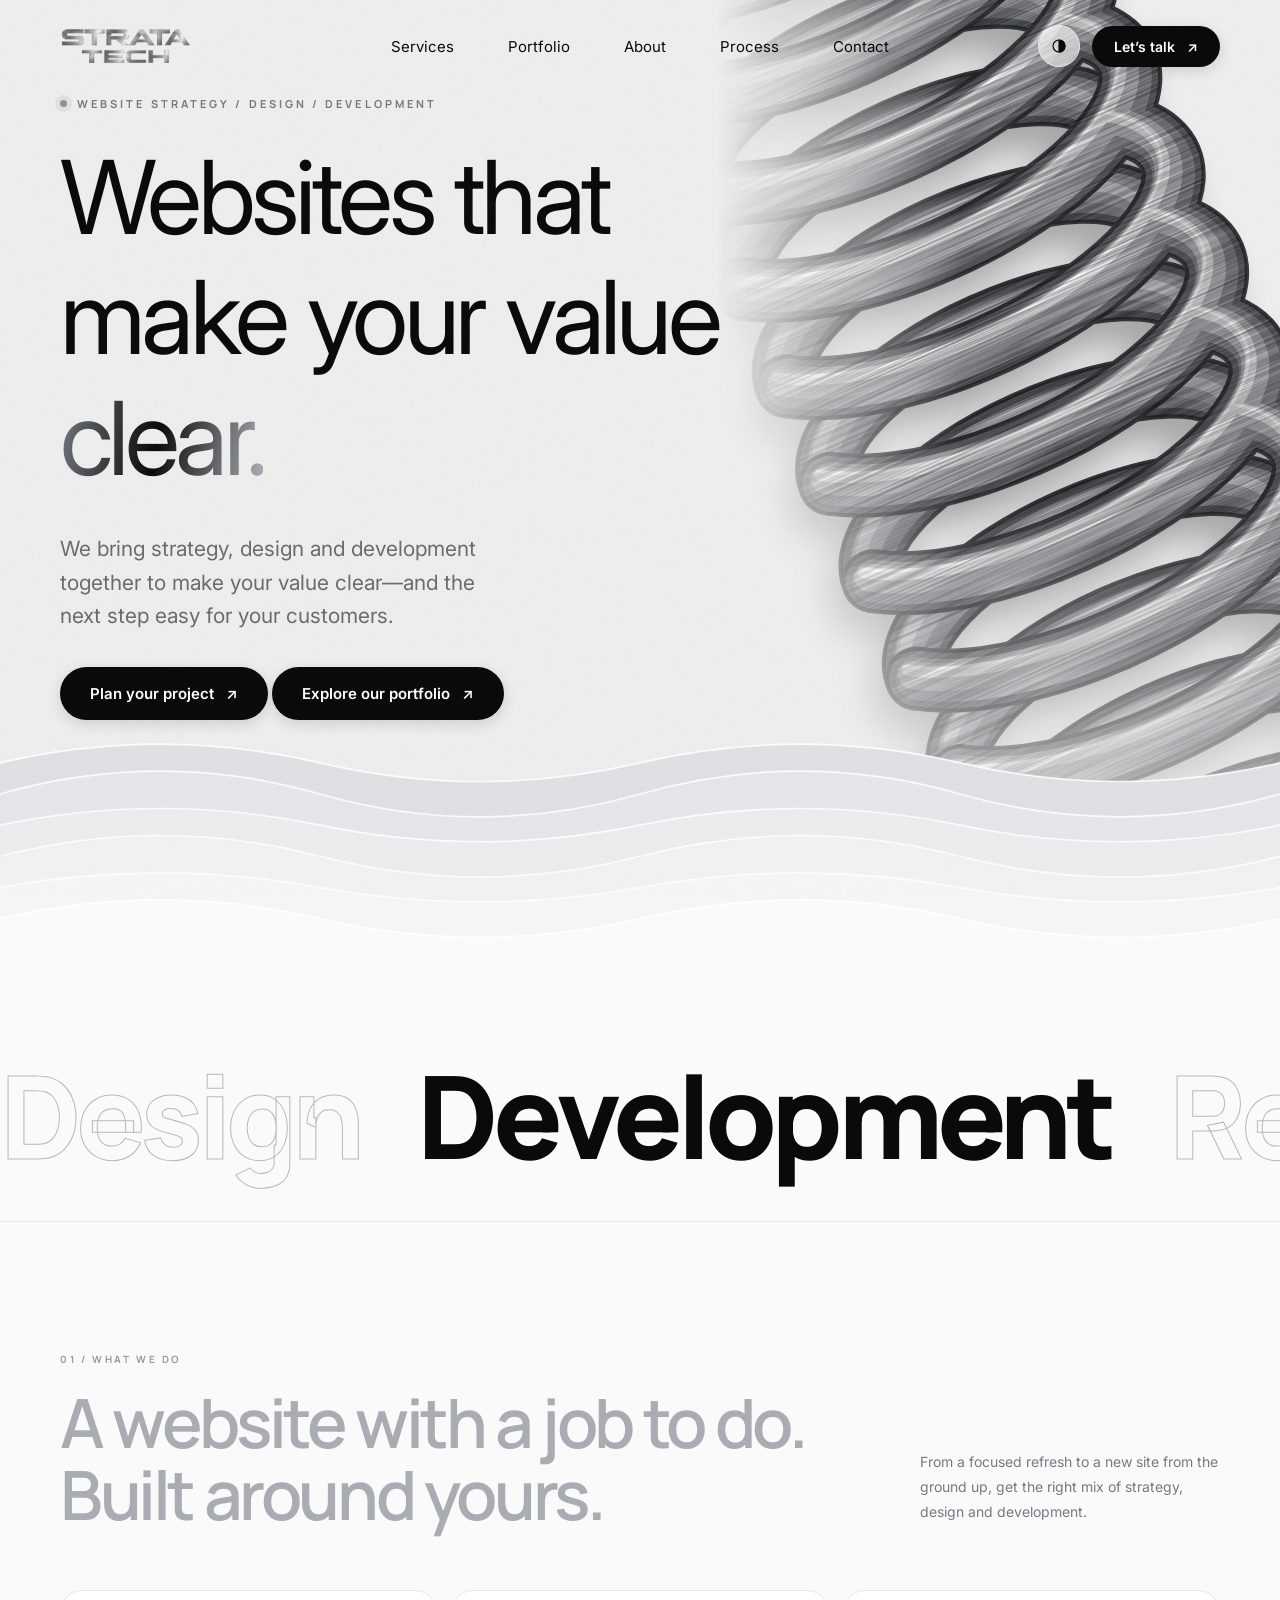
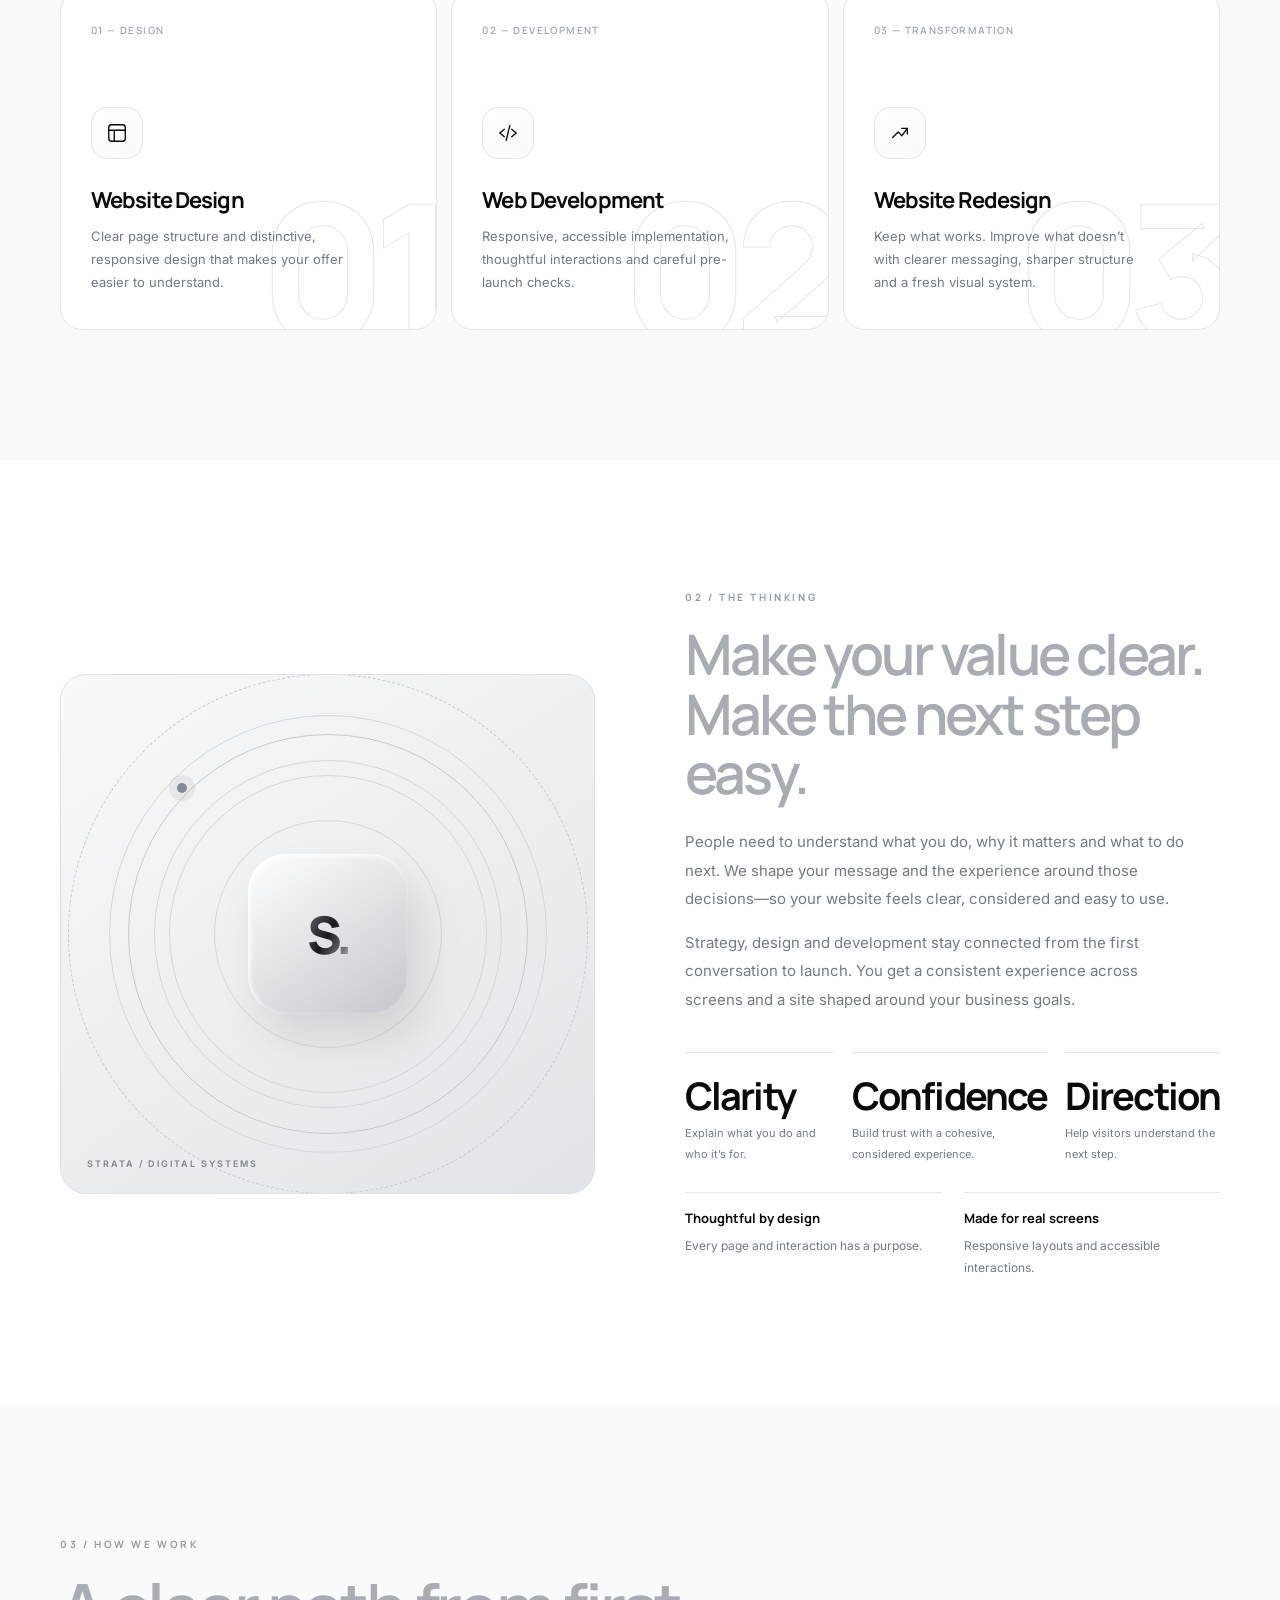
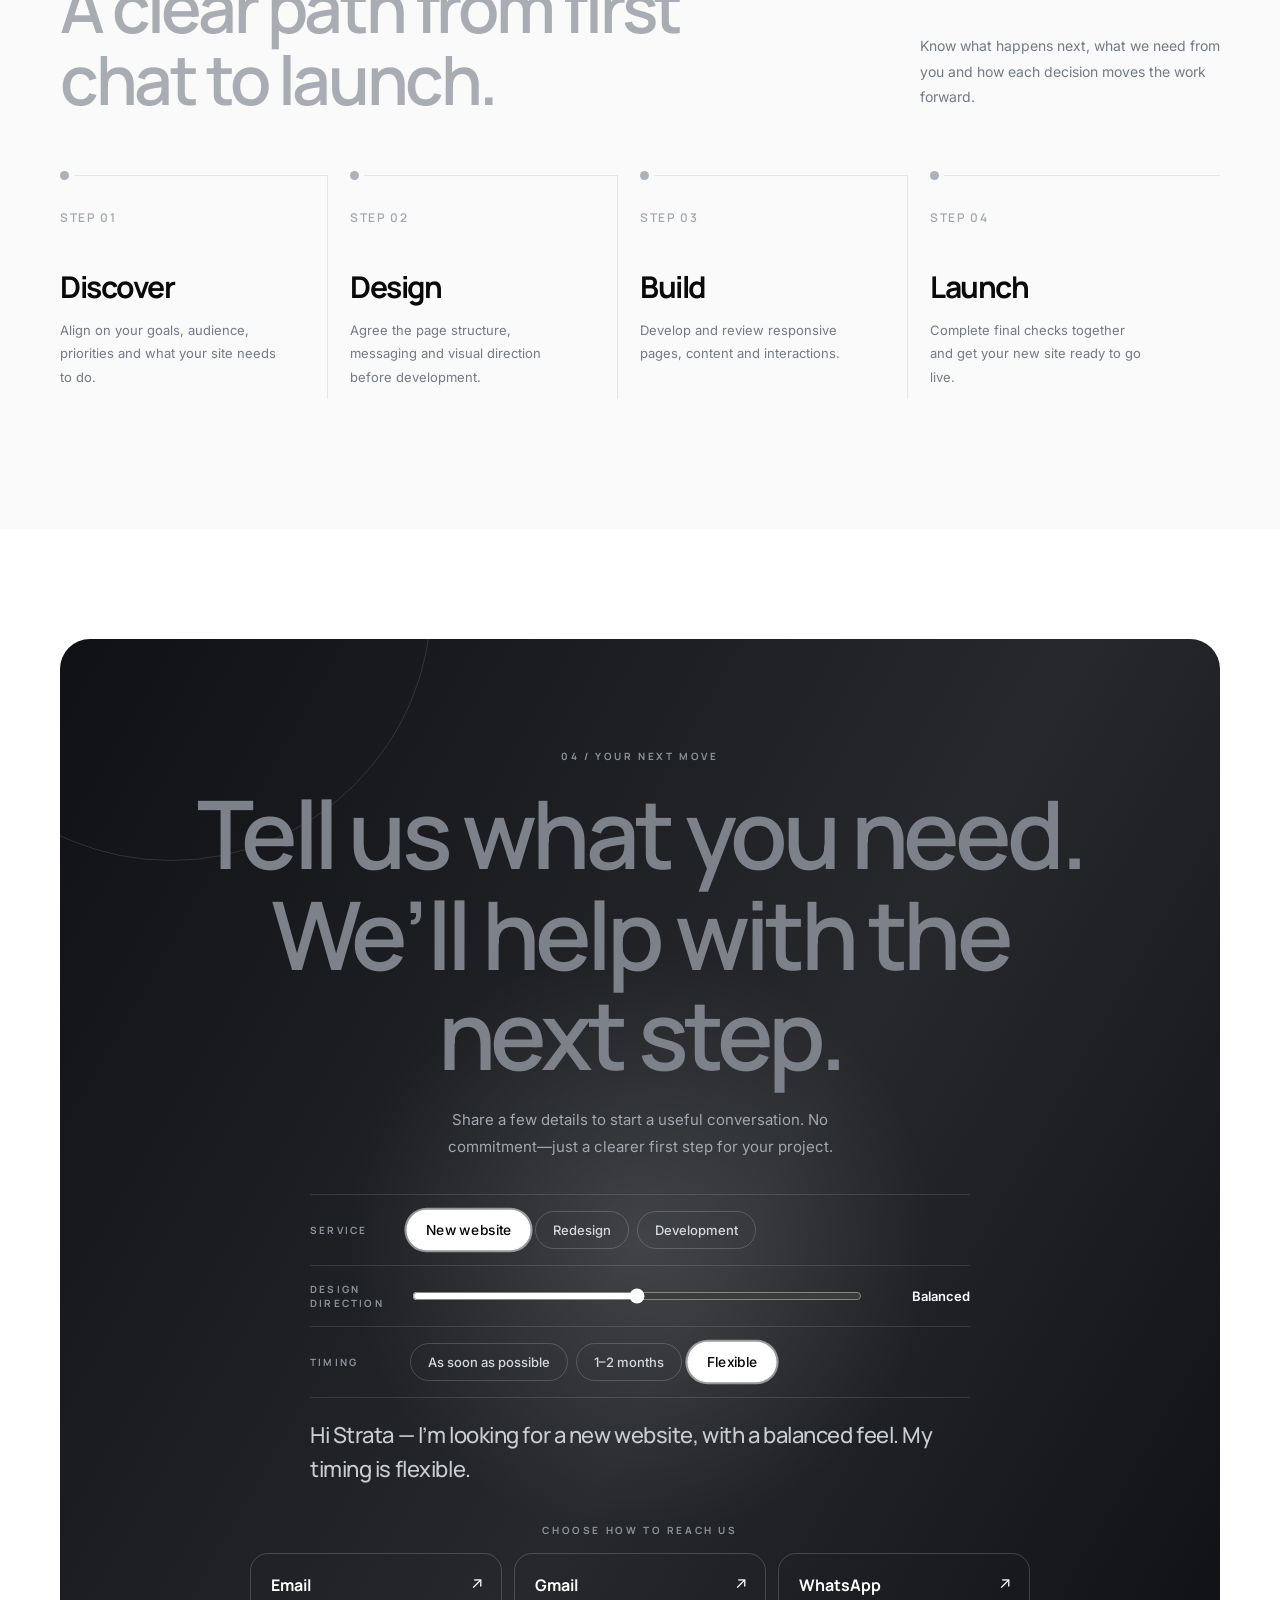
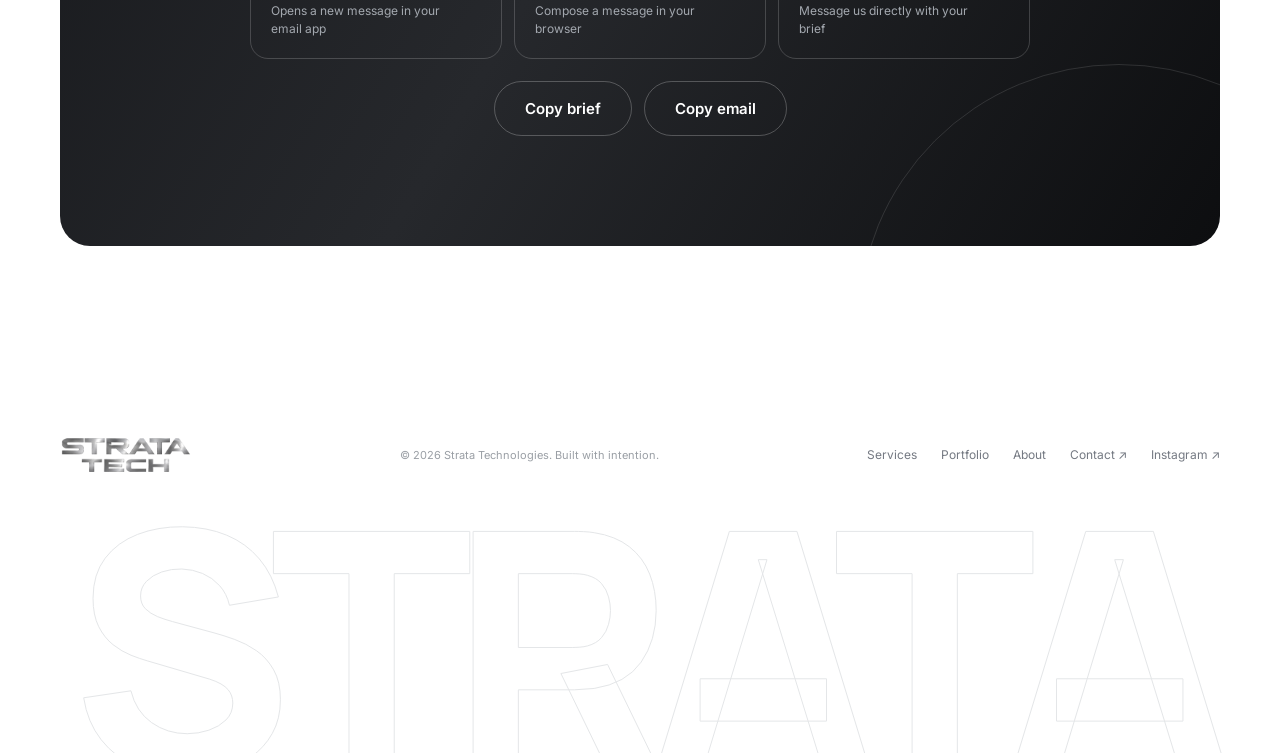
<file: index.html>
<!doctype html>
<html lang="en">
<head>
<meta charset="utf-8">
<meta name="viewport" content="width=device-width, initial-scale=1, viewport-fit=cover">
<meta name="theme-color" content="#ededed">
<link rel="icon" type="image/png" sizes="192x192" href="/icons/strata-icon-192.png">
<link rel="apple-touch-icon" sizes="180x180" href="/icons/strata-apple-touch-icon.png">
<link rel="manifest" href="manifest.json">
<meta name="description" content="Strata Technologies brings website strategy, design and development together to make your value clear and the next step easy.">
<meta name="robots" content="index, follow">
<link rel="canonical" href="https://stratatechnologies.net/">
<title>Strata Technologies — Websites that make your value clear</title>
<meta property="og:title" content="Strata Technologies — Websites that make your value clear">
<meta property="og:description" content="Strata Technologies brings website strategy, design and development together to make your value clear and the next step easy.">
<meta property="og:type" content="website">
<meta property="og:url" content="https://stratatechnologies.net/">
<script type="application/ld+json">
{
  "@context": "https://schema.org",
  "@graph": [
    {
      "@type": "Organization",
      "name": "Strata Technologies",
      "url": "https://stratatechnologies.net/",
      "logo": "https://stratatechnologies.net/icons/strata-icon-192.png",
      "sameAs": ["https://www.instagram.com/_stratatechnologies/"]
    },
    {
      "@type": "WebSite",
      "name": "Strata Technologies",
      "url": "https://stratatechnologies.net/"
    }
  ]
}
</script>
<link rel="preconnect" href="https://fonts.googleapis.com"><link rel="preconnect" href="https://fonts.gstatic.com" crossorigin>
<link href="https://fonts.googleapis.com/css2?family=Inter:wght@400;500;600&family=Manrope:wght@400;500;600;700;800&display=swap" rel="stylesheet">
<script>try{var savedTheme=localStorage.getItem('strata-theme');if(savedTheme)document.documentElement.setAttribute('data-theme',savedTheme)}catch(e){}</script>
<style>
:root{--bg:#fff;--bg2:#fafafa;--hero:#ededed;--ink:#0a0a0a;--muted:#747982;--line:#e4e6e8;--card:#fff;--silver:#aeb2b8;--ease:cubic-bezier(.2,.75,.25,1);--spring:cubic-bezier(.34,1.56,.64,1);box-sizing:border-box;padding-top:env(safe-area-inset-top,0px);padding-bottom:env(safe-area-inset-bottom,0px);color-scheme:light}
@media(prefers-color-scheme:dark){:root:not([data-theme="light"]){--bg:#0d0e10;--bg2:#121316;--hero:#16171a;--ink:#f1f2f3;--muted:#8d929a;--line:#26282c;--card:#16181b;color-scheme:dark}:root:not([data-theme="light"]) .strata-band{filter:invert(.9)}:root:not([data-theme="light"]) .logo-link img{filter:invert(1);mix-blend-mode:screen}}
:root[data-theme="dark"]{--bg:#0d0e10;--bg2:#121316;--hero:#16171a;--ink:#f1f2f3;--muted:#8d929a;--line:#26282c;--card:#16181b;color-scheme:dark}
*{box-sizing:border-box}html{scroll-behavior:smooth;scroll-padding-top:env(safe-area-inset-top,0px)}
body{margin:0;background:var(--bg);color:var(--ink);font-family:Inter,sans-serif;overflow-x:hidden;-webkit-font-smoothing:antialiased}
a{color:inherit;text-decoration:none}.wrap{width:min(1160px,calc(100% - 48px));margin:auto}
body.lock{overflow:hidden}
/* preloader */
.pre{position:fixed;inset:0;z-index:100;background:var(--hero);display:grid;place-items:center;transition:transform .55s var(--ease) .1s;clip-path:inset(0)}
.pre.done{transform:translateY(-101%)}
.pre-in{width:min(640px,82vw);text-align:center;position:relative}
.pre-in img{width:100%;height:auto;display:block;mix-blend-mode:multiply;animation:preIn .65s var(--ease) both}
.pre-in:before{content:"";position:absolute;left:0;right:0;top:0;bottom:44px;background:linear-gradient(100deg,transparent 38%,rgba(255,255,255,.9) 50%,transparent 62%);background-size:260% 100%;background-position:160% 0;animation:sweep 1.5s ease-in-out .7s forwards;z-index:1;pointer-events:none}
@keyframes preIn{from{opacity:0;transform:translateY(20px) scale(.96);filter:blur(10px)}to{opacity:1;transform:none;filter:blur(0)}}
@keyframes sweep{to{background-position:-60% 0}}
.pre small{display:block;font:600 11px Inter;letter-spacing:.35em;color:#7d838b;margin-top:30px}
.pre i{position:absolute;left:0;bottom:0;height:3px;background:var(--ink);width:0;transition:width .2s}
@keyframes preInD{from{opacity:0;transform:translateY(20px) scale(.96);filter:invert(1) blur(10px)}to{opacity:1;transform:none;filter:invert(1) blur(0)}}
@media(prefers-color-scheme:dark){:root:not([data-theme="light"]) .pre-in img{animation-name:preInD;mix-blend-mode:screen}}
:root[data-theme="dark"] .pre-in img{animation-name:preInD;mix-blend-mode:screen}
/* progress + cursor */
.prog{position:fixed;top:0;left:0;height:2px;width:100%;transform:scaleX(0);transform-origin:left;background:var(--ink);z-index:60}
.cur{position:fixed;left:0;top:0;width:12px;height:12px;border-radius:50%;background:#fff;mix-blend-mode:difference;pointer-events:none;z-index:120;transform:translate(-50%,-50%);transition:width .35s var(--spring),height .35s var(--spring);display:none}
.cur.on{display:block}.cur.big{width:74px;height:74px}.cur{opacity:0}.cur.m{opacity:1}html.cc,html.cc *{cursor:none!important}
.cur b{position:absolute;inset:0;display:grid;place-items:center;font:700 9px Inter;letter-spacing:.15em;color:#000;opacity:0}
.grain{position:fixed;inset:0;pointer-events:none;z-index:50;opacity:.13;background-image:url("data:image/svg+xml,%3Csvg viewBox='0 0 180 180' xmlns='http://www.w3.org/2000/svg'%3E%3Cfilter id='n'%3E%3CfeTurbulence type='fractalNoise' baseFrequency='.9' numOctaves='3' stitchTiles='stitch'/%3E%3C/filter%3E%3Crect width='100%25' height='100%25' filter='url(%23n)' opacity='.12'/%3E%3C/svg%3E")}
/* header */
header{position:fixed;top:0;left:0;width:100%;height:92px;z-index:70;display:flex;align-items:center;padding-top:env(safe-area-inset-top,0px);transition:background .4s,height .4s,backdrop-filter .4s,transform .5s var(--ease)}
header.s{height:68px}header.h{transform:translateY(-100%)}
.nav{display:flex;align-items:center;justify-content:space-between}.logo-link img{height:38px;width:auto;display:block;transition:transform .5s var(--spring)}.logo-link:hover img{transform:scale(1.06)}
.links{position:absolute;left:50%;transform:translateX(-50%);display:flex;gap:34px;font-size:15px}
.links a,.foot a{position:relative}.links a{display:inline-flex;align-items:center;padding:8px 10px;border-radius:100px;transition:background .3s var(--ease),color .3s var(--ease)}.links a:hover{background:var(--ink);color:var(--bg)}.links a:after,.foot a:after{content:"";position:absolute;left:0;bottom:-4px;height:1px;width:100%;background:currentColor;transform:scaleX(0);transform-origin:left;transition:transform .35s var(--ease)}.links a:hover:after{transform:scaleX(0)}.foot a:hover:after{transform:scaleX(1)}
.btn{display:inline-flex;align-items:center;gap:12px;border-radius:100px;background:var(--ink);color:var(--bg);padding:17px 30px;font:600 15px Inter;position:relative;overflow:hidden;isolation:isolate;box-shadow:0 4px 14px #00000022;transition:transform .35s var(--spring),box-shadow .3s}
.btn:after{content:"";position:absolute;top:0;left:-70%;width:45%;height:100%;background:linear-gradient(100deg,transparent,rgba(255,255,255,.38),transparent);transform:skewX(-20deg);animation:shine 4.5s ease-in-out infinite}
@keyframes shine{0%,62%{left:-70%}100%{left:135%}}
.btn:hover{box-shadow:0 18px 32px #00000033}.btn span{transition:transform .3s}.btn:hover span{transform:translate(3px,-3px)}.btn.sm{padding:12px 22px;font-size:14px}
/* hero */
.hero{min-height:680px;height:100svh;background:var(--hero);position:relative;overflow:hidden;display:flex;align-items:center;padding-bottom:110px}
.hero-content{position:relative;z-index:2;padding-top:70px}
.eyebrow{display:flex;align-items:center;gap:10px;font:700 11px Manrope;letter-spacing:.28em;text-transform:uppercase;color:var(--muted);margin-bottom:26px}.eyebrow i{width:7px;height:7px;border-radius:50%;background:#8b929a;box-shadow:0 0 0 5px #8b929a22;animation:pulse 2.4s infinite}@keyframes pulse{50%{box-shadow:0 0 0 11px #8b929a00}}
.hero h1{font:400 clamp(46px,8.4vw,102px)/1.1 Inter;letter-spacing:-.045em;margin:0 0 30px}
.hero h1 .ln{display:block;overflow:hidden;padding-bottom:.08em}.hero h1 .wd{display:inline-block;opacity:0;transform:translateY(110%) rotate(5deg) scale(.96);transition:transform .9s cubic-bezier(.16,1,.3,1),opacity .45s ease-out}.go .hero h1 .wd{opacity:1;transform:translateY(0) rotate(0) scale(1);transition-delay:calc(var(--i)*.06s)}
.hero h1 em{font-style:normal;background:linear-gradient(100deg,#777d85,var(--ink) 48%,#aeb3ba);-webkit-background-clip:text;background-clip:text;color:transparent}
.hero-copy{font-size:clamp(16px,1.8vw,21px);color:#6b6b6b;margin:0 0 34px;max-width:460px;line-height:1.6;opacity:0;transform:translateY(20px);transition:all 1s var(--ease) .9s}.go .hero-copy,.go .hero .btn-w{opacity:1;transform:none}.btn-w{opacity:0;transform:translateY(20px);transition:all 1s var(--ease) 1.1s;display:inline-block}
.ribbon{position:absolute;right:-6%;top:-6%;height:112%;width:min(52vw,640px);z-index:1;pointer-events:none;-webkit-mask-image:linear-gradient(to right,transparent 0,#000 38%),linear-gradient(to bottom,#000 55%,transparent 100%);-webkit-mask-composite:source-in;mask-image:linear-gradient(to right,transparent 0,#000 38%),linear-gradient(to bottom,#000 55%,transparent 100%);mask-composite:intersect;will-change:transform}.ribbon svg{width:100%;height:100%;display:block;overflow:visible}
.spin{animation:spinCoil 6s linear infinite}@keyframes spinCoil{to{transform:translateY(100px)}}
.meta{position:absolute;z-index:2;bottom:90px;left:max(24px,calc((100% - 1160px)/2));right:max(24px,calc((100% - 1160px)/2));display:flex;justify-content:space-between;font:600 10px Inter;letter-spacing:.22em;text-transform:uppercase;color:var(--muted)}.meta i{display:inline-block;width:1px;height:26px;background:linear-gradient(var(--muted),transparent);vertical-align:middle;margin-right:12px;animation:cue 1.6s infinite}@keyframes cue{50%{transform:scaleY(.4);transform-origin:top}}
.strata-band{line-height:0;overflow:hidden;position:relative;z-index:3;margin-top:-90px;pointer-events:none}.strata-band svg{display:block;width:100%;height:270px}.sl{animation:slideL 30s linear infinite}@keyframes slideL{to{transform:translateX(600px)}}
/* marquee */
.mq{overflow:hidden;padding:48px 0;background:var(--bg2);border-bottom:1px solid var(--line)}.mq-t{display:flex;width:max-content;animation:mq 36s linear infinite}.mq:hover .mq-t{animation-play-state:paused}
.mq-t span{font:800 clamp(54px,9vw,120px)/1 Manrope;letter-spacing:-.05em;padding-right:.5em;color:transparent;-webkit-text-stroke:1px #b4b8be;white-space:nowrap;transition:color .4s}.mq-t span:nth-child(even){color:var(--ink);-webkit-text-stroke:0}.mq-t span:hover{color:#9a9ea5}
@keyframes mq{to{transform:translateX(-50%)}}
/* sections */
section{padding:130px 0;position:relative}.top{display:flex;justify-content:space-between;align-items:end;gap:30px;margin-bottom:60px}
.kicker{font:700 10px Manrope;letter-spacing:.26em;text-transform:uppercase;color:#969ba2;margin-bottom:20px}
.title{font:600 clamp(36px,5.6vw,68px)/1.06 Manrope;letter-spacing:-.05em;margin:0;max-width:760px}.title span{color:#a9adb3}
.sw .wd{display:inline-block;opacity:0;transform:translateY(.7em);filter:blur(8px);transition:all .9s var(--ease);transition-delay:calc(var(--i)*.06s)}.sw.in .wd{opacity:1;transform:none;filter:none}
.intro{max-width:300px;color:var(--muted);font-size:14px;line-height:1.8;margin:0 0 6px}
.rv{opacity:0;transform:translateY(34px);transition:opacity .9s var(--ease),transform .9s var(--ease)}.rv.in{opacity:1;transform:none}.d1{transition-delay:.12s}.d2{transition-delay:.24s}.d3{transition-delay:.36s}
/* services */
.services{background:var(--bg2)}.grid{display:grid;grid-template-columns:repeat(3,1fr);gap:14px}
.card{background:var(--card);border:1px solid var(--line);border-radius:22px;padding:32px 30px 36px;min-height:340px;position:relative;overflow:hidden;display:flex;flex-direction:column;transform-style:preserve-3d;transition:box-shadow .5s,border-color .5s,opacity .9s var(--ease)}
.card:before{content:"";position:absolute;inset:0;background:radial-gradient(380px circle at var(--mx,50%) var(--my,0%),#c9cdd355,transparent 60%);opacity:0;transition:opacity .4s}.card:hover:before{opacity:1}.card:hover{box-shadow:0 30px 60px #11111114;border-color:#c9ccd1}
.card .big{position:absolute;right:-6px;bottom:-34px;font:800 190px/1 Manrope;letter-spacing:-.08em;color:transparent;-webkit-text-stroke:1px var(--line);transition:transform .7s var(--ease),-webkit-text-stroke-color .4s}.card:hover .big{transform:translate(-12px,-14px);-webkit-text-stroke-color:#b9bdc3}
.num{font:600 10px Manrope;letter-spacing:.14em;color:#a2a7ad;position:relative}
.ic{width:52px;height:52px;border:1px solid var(--line);border-radius:16px;display:grid;place-items:center;margin:auto 0 26px;background:linear-gradient(145deg,var(--card),var(--bg2));transition:transform .55s var(--spring)}.card:hover .ic{transform:rotate(-12deg) scale(1.15)}
.ic svg{width:22px;height:22px;stroke:currentColor;fill:none;stroke-width:1.5;stroke-linecap:round;stroke-linejoin:round}
.card h3{font:700 22px Manrope;letter-spacing:-.04em;margin:0 0 10px;position:relative}.card p{color:var(--muted);font-size:13px;line-height:1.75;margin:0;max-width:270px;position:relative}
/* about */
.about{display:grid;grid-template-columns:1fr 1fr;gap:90px;align-items:center}
.panel{height:520px;border-radius:26px;background:linear-gradient(145deg,#f9f9f9,#e1e4e8);border:1px solid #e0e2e5;position:relative;overflow:hidden;display:grid;place-items:center;touch-action:pan-y}
.orbit{position:absolute;border:1px solid #c5c9cf;border-radius:50%;width:400px;height:400px;animation:rot 28s linear infinite}.orbit:before,.orbit:after{content:"";position:absolute;border:1px solid #d3d6db;border-radius:50%;inset:40px}.orbit:after{inset:85px}.orbit.o2{width:520px;height:520px;animation-duration:44s;animation-direction:reverse;border-style:dashed}
.orbit i{position:absolute;width:10px;height:10px;border-radius:50%;background:#858b93;top:48px;left:48px;box-shadow:0 0 0 8px #858b9320}@keyframes rot{to{transform:rotate(360deg)}}
.core{width:160px;height:160px;border-radius:38px;background:linear-gradient(145deg,#fff,#c3c7cd);box-shadow:14px 24px 44px #0000001c,inset 2px 2px 5px #fff;display:grid;place-items:center;animation:fl 5s ease-in-out infinite;will-change:transform}
.core strong{font:800 52px Manrope;letter-spacing:-.08em;background:linear-gradient(120deg,#737981,#16191d,#b8bdc3);-webkit-background-clip:text;background-clip:text;color:transparent}@keyframes fl{50%{translate:0 -14px}}
.plabel{position:absolute;bottom:24px;left:26px;font:600 9px Inter;letter-spacing:.22em;text-transform:uppercase;color:#7d838b}
.copy>p{font-size:15px;line-height:1.9;color:var(--muted);max-width:500px}.copy .title{margin-bottom:26px;font-size:clamp(34px,4.6vw,56px)}
.stats{display:grid;grid-template-columns:repeat(3,1fr);gap:18px;margin-top:38px}.stat{border-top:1px solid var(--line);padding-top:16px}.stat b{font:700 38px Manrope;letter-spacing:-.05em;display:block}.stat small{color:var(--muted);font-size:11px;line-height:1.5}
.values{display:grid;grid-template-columns:1fr 1fr;gap:22px;margin-top:30px}.value{border-top:1px solid var(--line);padding-top:16px}.value b{font:700 13px Manrope;display:block;margin-bottom:7px}.value small{color:var(--muted);font-size:12px;line-height:1.6}
/* process */
.process{background:var(--bg2)}.pl{position:relative;display:grid;grid-template-columns:repeat(4,1fr)}
.pi{padding:30px 22px 10px 0;position:relative;transition:opacity .5s;border-top:1px solid var(--line)}.pi:after{content:"";position:absolute;top:-1px;left:0;width:calc(var(--step,0)*100%);height:2px;background:var(--ink);transition:width .12s linear}.pi:not(:last-child){border-right:1px solid var(--line);margin-right:22px}
.pi:before{content:"";position:absolute;top:-5px;left:0;width:9px;height:9px;border-radius:50%;background:var(--silver);box-shadow:0 0 0 5px var(--bg2);transition:background .4s,transform .4s var(--spring)}.pi.on:before{background:var(--ink);transform:scale(1.5)}
.pi .num{font-size:12px}.pi h3{font:700 30px Manrope;letter-spacing:-.05em;margin:40px 0 12px;transition:transform .5s var(--ease)}.pi:hover h3{transform:translateX(8px)}.pi p{font-size:13px;color:var(--muted);line-height:1.8;max-width:220px;margin:0}
/* cta */
.cta{padding:110px 0}.box{border-radius:30px;background:linear-gradient(120deg,#101114,#26282c 55%,#0d0e10);color:#fff;padding:110px 30px;text-align:center;position:relative;overflow:hidden}
.box:before,.box:after{content:"";position:absolute;border:1px solid #ffffff1f;border-radius:50%;width:520px;height:520px;top:-300px;left:-150px;animation:rot 40s linear infinite}.box:after{top:auto;left:auto;right:-160px;bottom:-340px}
.box .glow{position:absolute;width:520px;height:520px;border-radius:50%;background:radial-gradient(circle,#ffffff26,transparent 65%);left:var(--gx,50%);top:var(--gy,50%);transform:translate(-50%,-50%);pointer-events:none;transition:left .3s,top .3s}
.box>*{position:relative}.box .title{margin:0 auto 22px;max-width:900px;font-size:clamp(40px,7.4vw,96px)}.box .title span{color:#7d828a}.box .kicker{color:#8d929a}
.box p{font-size:15px;color:#a3a8af;margin:0 auto 34px;max-width:440px;line-height:1.8}.box .btn{background:#fff;color:#000}
footer{padding:80px 0 0;overflow:hidden}.frow{display:flex;justify-content:space-between;align-items:center;gap:20px;padding-bottom:40px;flex-wrap:wrap}.fc{font-size:11px;color:#9a9fa5}.foot{display:flex;gap:24px;font-size:12px;color:var(--muted)}
.wm{font:800 clamp(90px,26vw,380px)/.78 Manrope;letter-spacing:-.07em;text-align:center;color:transparent;-webkit-text-stroke:1px var(--line);white-space:nowrap;user-select:none;margin-bottom:-.06em;transition:-webkit-text-stroke-color .6s}.wm:hover{-webkit-text-stroke-color:#9a9ea5}
.nr{display:flex;align-items:center;gap:12px}.tg{width:42px;height:42px;border-radius:50%;border:1px solid var(--line);background:color-mix(in srgb,var(--bg) 60%,transparent);color:var(--ink);cursor:pointer;display:grid;place-items:center;transition:transform .6s var(--spring),border-color .3s}.tg:hover{transform:rotate(180deg);border-color:var(--ink)}.tg svg{width:18px;height:18px;stroke:currentColor;stroke-width:1.6;fill:none}
:root[data-theme="dark"] .strata-band{filter:invert(.9)}:root[data-theme="dark"] .logo-link img{filter:invert(1);mix-blend-mode:screen}
.rg{position:absolute;border:1px solid #8b929a;border-radius:50%;width:0;height:0;transform:translate(-50%,-50%);animation:rg 1.4s var(--ease) forwards;pointer-events:none;z-index:1}@keyframes rg{to{width:560px;height:560px;opacity:0}}
.box{--vib:.5}.box .glow{width:calc(360px + var(--vib)*560px);height:calc(360px + var(--vib)*560px);opacity:calc(.35 + var(--vib)*1.1)}
.bld{max-width:660px;margin:0 auto 36px;text-align:left;display:grid;gap:16px}.bld .row{display:flex;align-items:center;gap:14px;flex-wrap:wrap;border-top:1px solid #ffffff1f;padding-top:16px}.lb{font:700 10px Manrope;letter-spacing:.22em;text-transform:uppercase;color:#8d929a;width:86px}.chips{display:flex;gap:8px;flex-wrap:wrap}
.chip{font:500 13px Inter;color:#d5d8dc;background:transparent;border:1px solid #ffffff2e;border-radius:100px;padding:10px 17px;cursor:pointer;transition:all .35s var(--spring)}.chip:hover{border-color:#fff;transform:translateY(-3px)}.chip.on{background:#fff;color:#000;border-color:#fff;transform:scale(1.06)}
#vb{flex:1;min-width:150px;accent-color:#fff;cursor:pointer}#vo{font:600 13px Inter;color:#fff;min-width:92px;text-align:right}
.sum{font:500 clamp(17px,2.3vw,22px)/1.55 Manrope;color:#c9ccd1;border-top:1px solid #ffffff1f;padding-top:20px;letter-spacing:-.02em}.sum b{color:#fff;font-weight:600;border-bottom:1px solid #8d929a}
.acts{display:flex;gap:12px;justify-content:center;flex-wrap:wrap}.box .btn.ghost{background:transparent;color:#fff;border:1px solid #ffffff3d;box-shadow:none}
.lb2{font:700 10px Manrope;letter-spacing:.26em;text-transform:uppercase;color:#8d929a;margin-bottom:16px}.ch{display:grid;grid-template-columns:repeat(auto-fit,minmax(210px,1fr));gap:12px;max-width:780px;margin:0 auto 22px;text-align:left}.chn{display:block;position:relative;border:1px solid #ffffff2e;border-radius:18px;padding:20px 44px 20px 20px;color:#fff;transition:all .4s var(--spring)}.chn[hidden]{display:none}.chn:hover{background:#fff;color:#000;transform:translateY(-4px)}.chn b{font:700 16px Manrope;display:block;margin-bottom:6px}.chn small{font-size:12px;line-height:1.5;color:#a3a8af;display:block}.chn:hover small{color:#555}.chn span{position:absolute;right:18px;top:18px;transition:transform .3s}.chn:hover span{transform:translate(3px,-3px)}
.toast{position:fixed;left:50%;bottom:calc(28px + env(safe-area-inset-bottom,0px));transform:translate(-50%,30px);background:var(--ink);color:var(--bg);font:600 13px Inter;padding:12px 20px;border-radius:100px;opacity:0;pointer-events:none;transition:all .4s var(--spring);z-index:95}.toast.on{opacity:1;transform:translate(-50%,0)}
@media(max-width:600px){.lb{width:100%}#vo{text-align:left}}
@media(max-width:900px){.about{grid-template-columns:1fr;gap:50px}.grid{grid-template-columns:1fr 1fr}.pl{grid-template-columns:1fr 1fr;row-gap:36px}.pi:nth-child(2){border-right:0;margin-right:0}.top{display:block}.intro{margin-top:18px}.ribbon{width:70vw;right:-22%}}
@media(min-width:740px) and (max-width:900px){header .nav{gap:12px}.links{position:static;left:auto;top:auto;transform:none;flex:1;min-width:0;justify-content:center;gap:clamp(4px,.6vw,6px);padding:0;overflow:visible;white-space:nowrap;background:transparent;backdrop-filter:none;-webkit-backdrop-filter:none;border:0;box-shadow:none;font-size:13px}.links a{flex:0 0 auto;padding:8px 10px}.nr{gap:8px}}
@media(max-width:740px){header .links{display:flex;position:absolute;left:0;top:100%;transform:none;width:100%;justify-content:flex-start;gap:18px;padding:12px max(24px,calc((100% - 1160px)/2));overflow-x:auto;white-space:nowrap;background:transparent;backdrop-filter:none;-webkit-backdrop-filter:none;border:0;font-size:13px;scrollbar-width:none}.links::-webkit-scrollbar{display:none}header .links a{flex:0 0 auto;padding:8px 10px;border-radius:100px;color:var(--muted);transition:background .3s var(--ease),color .3s var(--ease)}header .links a[aria-current="location"]:not(:hover){color:var(--ink)}header .links a[aria-current="location"]:not(:hover):after{transform:scaleX(1)}header.s .links{top:calc(100% + 10px)}}
@media(max-width:900px){section[id]{scroll-margin-top:140px}}
@media(max-width:600px){.wrap{width:calc(100% - 36px)}.links{padding:12px 18px;gap:12px}section{padding:88px 0}.grid{grid-template-columns:1fr}.card{min-height:290px}.pl{grid-template-columns:1fr}.pi{border-right:0!important;margin-right:0!important}.pi h3{margin-top:18px}.hero{align-items:flex-end;padding-bottom:140px}.ribbon{width:92vw;right:-38%;top:-4%;height:70%;opacity:.3}.meta{display:none}.strata-band{margin-top:-60px}.strata-band svg{height:190px}.panel{height:380px}.orbit{width:300px;height:300px}.orbit.o2{width:380px;height:380px}.stats{gap:10px}.stat b{font-size:28px}.box{padding:80px 20px}.foot{flex-wrap:wrap}}
@media(hover:none){.cur{display:none!important}}
@media(prefers-reduced-motion:reduce){*,*:before,*:after{animation-duration:.01ms!important;animation-iteration-count:1!important;transition-duration:.01ms!important;scroll-behavior:auto!important}.rv,.sw .wd,.hero h1 .wd,.hero-copy,.btn-w{opacity:1!important;transform:none!important;filter:none!important}}
:focus-visible{outline:3px solid #6f7782;outline-offset:4px}
section[id]{scroll-margin-top:110px}
:root[data-theme="dark"] .hero-copy{color:#c4c8ce}
@media(prefers-color-scheme:dark){:root:not([data-theme="light"]) .hero-copy{color:#c4c8ce}}
.chip[aria-pressed="true"]{box-shadow:0 0 0 2px #ffffff80}
.box:before,.box:after{pointer-events:none}
.skip{position:absolute;top:12px;left:-1000px;z-index:110;padding:12px 18px;background:var(--ink);color:var(--bg);border-radius:8px;font-weight:600}.skip:focus{left:18px}
@media(max-width:600px){header .links{gap:12px;padding:12px 18px}header .links a{padding:9px 10px;font-size:12px}}
@media(min-width:740px) and (max-width:900px){.hero{min-height:780px;align-items:flex-start;padding-top:125px}.hero-content{padding-top:0;margin:0 auto}.hero .eyebrow{transform:translateY(-17px)}.meta{display:none}}
@media(min-width:601px) and (max-width:740px){.hero{min-height:780px;align-items:flex-start;padding-top:170px}.hero-content{padding-top:0;margin:0 auto}.hero .eyebrow{transform:none}.meta{display:none}}
@media(min-width:601px) and (max-width:900px){.hero h1{line-height:1.15;margin-bottom:68px}.hero h1 .ln{padding-bottom:.04em}.hero-copy{max-width:520px;line-height:1.85;margin-bottom:68px}}
@media(max-width:900px){header.h{transform:translateY(-200%)}}
@media(max-width:600px){header{position:absolute;height:120px;align-items:flex-start;transform:none!important;background:transparent;transition:opacity .45s var(--ease),height .4s,background .4s}header.s{height:120px;opacity:0;pointer-events:none;background:transparent;backdrop-filter:none;-webkit-backdrop-filter:none;border-bottom:0}header.h{opacity:0;pointer-events:none}.nav{margin:0 auto;padding-top:8px}header .links,header.s .links{top:62px}.hero{height:auto;align-items:flex-start;padding:136px 0 45px}.hero-content{margin:0 auto;padding-top:0}section[id]{scroll-margin-top:16px}}
@media(max-width:600px){header .links,header.s .links{background:transparent;border-color:transparent;box-shadow:none;backdrop-filter:none;-webkit-backdrop-filter:none}.nr{gap:8px;flex-shrink:0}.nav .btn.sm{padding:10px 12px;font-size:13px;white-space:nowrap}}
@media(max-width:360px){.logo-link img{height:32px}.tg{width:36px;height:36px}.nr{gap:6px}.nav .btn.sm{padding:8px 10px;font-size:12px}}
@media(max-width:600px){.hero .btn-w{display:flex;flex-direction:column;align-items:flex-start;gap:12px}.strata-band{margin-top:-30px}}
@media(min-width:901px){.hero{min-height:880px;height:100svh}.hero-content{transform:translateY(-100px);z-index:4}.hero .eyebrow{transform:translateY(-4px)}.strata-band{margin-top:-160px}}
</style>
</head>
<body>
<a class="skip" href="#top">Skip to main content</a>
<div class="pre" id="pre"><div class="pre-in"><img src="/assets/images/strata-preloader.png" alt="Strata Tech"><small id="pc">0%</small></div><i id="pb"></i></div>
<div class="prog" id="prog"></div><div class="cur" id="cur"><b>VIEW</b></div><div class="grain"></div>
<header id="hd"><div class="wrap nav"><a class="logo-link" href="#top" aria-label="Strata home"><img src="icons/strata-wordmark.png" alt="Strata Tech"></a><nav class="links"><a href="#services">Services</a><a href="/portfolio.html">Portfolio</a><a href="#about">About</a><a href="#process">Process</a><a href="#contact">Contact</a></nav><div class="nr"><button class="tg" id="tg" type="button" aria-label="Toggle light and dark theme"><svg viewBox="0 0 24 24"><circle cx="12" cy="12" r="8"/><path d="M12 4a8 8 0 0 1 0 16z" fill="currentColor"/></svg></button><a class="btn sm mag" href="#contact">Let’s talk <span>↗</span></a></div></div></header>
<main id="top" tabindex="-1">
<section class="hero" id="hero"><div class="wrap hero-content"><div class="eyebrow"><i></i>Website strategy / design / development</div>
<h1><span class="ln"><span class="wd" style="--i:0">Websites</span> <span class="wd" style="--i:1">that</span></span><span class="ln"><span class="wd" style="--i:2">make</span> <span class="wd" style="--i:3">your</span> <span class="wd" style="--i:4">value</span></span><span class="ln"><span class="wd" style="--i:5"><em>clear.</em></span></span></h1>
<p class="hero-copy">We bring strategy, design and development together to make your value clear—and the next step easy for your customers.</p><span class="btn-w"><a class="btn mag" href="#contact">Plan your project <span>↗</span></a> <a class="btn mag" href="/portfolio.html">Explore our portfolio <span>↗</span></a></span></div>
<div class="ribbon" aria-hidden="true"><svg viewBox="0 0 600 1000" preserveAspectRatio="xMidYMid slice">
<defs>
<linearGradient id="tgb" gradientUnits="userSpaceOnUse" x1="100" y1="0" x2="500" y2="0"><stop offset="0" stop-color="#6a6d72"/><stop offset=".35" stop-color="#9a9da2"/><stop offset=".6" stop-color="#6f7277"/><stop offset="1" stop-color="#8e9196"/></linearGradient>
<linearGradient id="tgf" gradientUnits="userSpaceOnUse" x1="100" y1="0" x2="500" y2="0"><stop offset="0" stop-color="#80838a"/><stop offset=".3" stop-color="#b9bcc0"/><stop offset=".55" stop-color="#7b7e84"/><stop offset=".8" stop-color="#aeb1b5"/><stop offset="1" stop-color="#86898e"/></linearGradient>
<g id="B" fill="none" stroke-linecap="round"><path d="M110 -350 A190 78 0 0 1 490 -350"/><path d="M110 -250 A190 78 0 0 1 490 -250"/><path d="M110 -150 A190 78 0 0 1 490 -150"/><path d="M110 -50 A190 78 0 0 1 490 -50"/><path d="M110 50 A190 78 0 0 1 490 50"/><path d="M110 150 A190 78 0 0 1 490 150"/><path d="M110 250 A190 78 0 0 1 490 250"/><path d="M110 350 A190 78 0 0 1 490 350"/><path d="M110 450 A190 78 0 0 1 490 450"/><path d="M110 550 A190 78 0 0 1 490 550"/><path d="M110 650 A190 78 0 0 1 490 650"/><path d="M110 750 A190 78 0 0 1 490 750"/><path d="M110 850 A190 78 0 0 1 490 850"/><path d="M110 950 A190 78 0 0 1 490 950"/><path d="M110 1050 A190 78 0 0 1 490 1050"/><path d="M110 1150 A190 78 0 0 1 490 1150"/><path d="M110 1250 A190 78 0 0 1 490 1250"/></g>
<g id="F" fill="none" stroke-linecap="round"><path d="M490 -350 A190 78 0 0 1 110 -250"/><path d="M490 -250 A190 78 0 0 1 110 -150"/><path d="M490 -150 A190 78 0 0 1 110 -50"/><path d="M490 -50 A190 78 0 0 1 110 50"/><path d="M490 50 A190 78 0 0 1 110 150"/><path d="M490 150 A190 78 0 0 1 110 250"/><path d="M490 250 A190 78 0 0 1 110 350"/><path d="M490 350 A190 78 0 0 1 110 450"/><path d="M490 450 A190 78 0 0 1 110 550"/><path d="M490 550 A190 78 0 0 1 110 650"/><path d="M490 650 A190 78 0 0 1 110 750"/><path d="M490 750 A190 78 0 0 1 110 850"/><path d="M490 850 A190 78 0 0 1 110 950"/><path d="M490 950 A190 78 0 0 1 110 1050"/><path d="M490 1050 A190 78 0 0 1 110 1150"/><path d="M490 1150 A190 78 0 0 1 110 1250"/><path d="M490 1250 A190 78 0 0 1 110 1350"/></g>
<filter id="bl" x="-30%" y="-30%" width="160%" height="160%"><feGaussianBlur stdDeviation="16"/></filter>
<filter id="nz" x="0" y="0" width="100%" height="100%"><feTurbulence type="fractalNoise" baseFrequency=".004 .55" numOctaves="2" seed="4"/><feColorMatrix type="matrix" values="0 0 0 0 0 0 0 0 0 0 0 0 0 0 0 .9 0 0 0 -.22"/></filter>
<mask id="cm" maskUnits="userSpaceOnUse" x="-300" y="-400" width="1200" height="1800"><g stroke="#fff" stroke-width="56" fill="none" stroke-linecap="round"><use href="#B"/><use href="#F"/></g></mask>
</defs>
<g transform="translate(-14,24) rotate(-24 300 500)" opacity=".3" filter="url(#bl)"><g stroke="#000" stroke-width="56"><use href="#B"/><use href="#F"/></g></g>
<g transform="rotate(-24 300 500)">
<g class="spin"><use href="#B" stroke="#2f3135" stroke-width="60"/><use href="#B" stroke="#55585d" stroke-width="52"/><use href="#B" stroke="url(#tgb)" stroke-width="40"/><use href="#B" stroke="#9a9da2" stroke-width="26" transform="translate(-3,-5)"/><use href="#B" stroke="#bfc1c5" stroke-width="11" transform="translate(-5,-10)"/><use href="#F" stroke="#34363a" stroke-width="60"/><use href="#F" stroke="#62656a" stroke-width="52"/><use href="#F" stroke="url(#tgf)" stroke-width="40"/><use href="#F" stroke="#b4b6ba" stroke-width="26" transform="translate(-3,-5)"/><use href="#F" stroke="#e6e7e9" stroke-width="11" transform="translate(-5,-11)"/><use href="#F" stroke="#fff" stroke-width="3" transform="translate(-6,-15)"/></g>
<g mask="url(#cm)"><rect x="-300" y="-400" width="1200" height="1800" filter="url(#nz)"/></g>
</g></svg></div>
<div class="meta" aria-hidden="true"><span><i></i>Scroll</span><span>Click anywhere to make waves</span></div></section>
<div class="strata-band" aria-hidden="true"><svg viewBox="0 0 1200 260" preserveAspectRatio="none"><g class="sl" style="animation-duration:26s;animation-direction:normal;animation-delay:-0s"><path d="M-600 22 Q-450 -14 -300 22 T0 22 T300 22 T600 22 T900 22 T1200 22 T1500 22 T1800 22 L1800 320 L-600 320 Z" fill="#dfe0e3" stroke="#fff" stroke-opacity=".85" stroke-width="1.6"/></g><g class="sl" style="animation-duration:34s;animation-direction:reverse;animation-delay:-5s"><path d="M-600 52 Q-450 8 -300 52 T0 52 T300 52 T600 52 T900 52 T1200 52 T1500 52 T1800 52 L1800 320 L-600 320 Z" fill="#e5e6e9" stroke="#fff" stroke-opacity=".85" stroke-width="1.6"/></g><g class="sl" style="animation-duration:22s;animation-direction:normal;animation-delay:-10s"><path d="M-600 82 Q-450 50 -300 82 T0 82 T300 82 T600 82 T900 82 T1200 82 T1500 82 T1800 82 L1800 320 L-600 320 Z" fill="#ebecee" stroke="#fff" stroke-opacity=".85" stroke-width="1.6"/></g><g class="sl" style="animation-duration:40s;animation-direction:reverse;animation-delay:-15s"><path d="M-600 112 Q-450 72 -300 112 T0 112 T300 112 T600 112 T900 112 T1200 112 T1500 112 T1800 112 L1800 320 L-600 320 Z" fill="#f0f1f2" stroke="#fff" stroke-opacity=".85" stroke-width="1.6"/></g><g class="sl" style="animation-duration:30s;animation-direction:normal;animation-delay:-20s"><path d="M-600 142 Q-450 114 -300 142 T0 142 T300 142 T600 142 T900 142 T1200 142 T1500 142 T1800 142 L1800 320 L-600 320 Z" fill="#f5f5f6" stroke="#fff" stroke-opacity=".85" stroke-width="1.6"/></g><g class="sl" style="animation-duration:36s;animation-direction:reverse;animation-delay:-25s"><path d="M-600 172 Q-450 136 -300 172 T0 172 T300 172 T600 172 T900 172 T1200 172 T1500 172 T1800 172 L1800 320 L-600 320 Z" fill="#fafafa" stroke="#fff" stroke-opacity=".85" stroke-width="1.6"/></g></svg></div>
<div class="mq" aria-hidden="true"><div class="mq-t"><span>Design</span><span>Development</span><span>Redesign</span><span>Strategy</span><span>Design</span><span>Development</span><span>Redesign</span><span>Strategy</span></div></div>
<section class="services" id="services"><div class="wrap"><div class="top"><div><div class="kicker">01 / What we do</div><h2 class="title sw">A website with a job to do. <span>Built around yours.</span></h2></div><p class="intro rv">From a focused refresh to a new site from the ground up, get the right mix of strategy, design and development.</p></div><div class="grid">
<article class="card rv tilt"><span class="num">01 — DESIGN</span><span class="big">01</span><div class="ic"><svg viewBox="0 0 24 24"><rect x="3" y="3" width="18" height="18" rx="3"/><path d="M3 9h18M9 21V9"/></svg></div><h3>Website Design</h3><p>Clear page structure and distinctive, responsive design that makes your offer easier to understand.</p></article>
<article class="card rv d1 tilt"><span class="num">02 — DEVELOPMENT</span><span class="big">02</span><div class="ic"><svg viewBox="0 0 24 24"><path d="m8 8-5 4 5 4M16 8l5 4-5 4M14 4l-4 16"/></svg></div><h3>Web Development</h3><p>Responsive, accessible implementation, thoughtful interactions and careful pre-launch checks.</p></article>
<article class="card rv d2 tilt"><span class="num">03 — TRANSFORMATION</span><span class="big">03</span><div class="ic"><svg viewBox="0 0 24 24"><path d="M4 17 10 11l4 4 6-8"/><path d="M14 7h6v6"/></svg></div><h3>Website Redesign</h3><p>Keep what works. Improve what doesn’t with clearer messaging, sharper structure and a fresh visual system.</p></article>
</div></div></section>
<section id="about"><div class="wrap about"><div class="panel rv" id="panel"><div class="orbit o2"></div><div class="orbit"><i></i></div><div class="core" id="core"><strong>S.</strong></div><span class="plabel">STRATA / DIGITAL SYSTEMS</span></div>
<div class="copy rv d1"><div class="kicker">02 / The thinking</div><h2 class="title sw">Make your value clear. <span>Make the next step easy.</span></h2><p>People need to understand what you do, why it matters and what to do next. We shape your message and the experience around those decisions—so your website feels clear, considered and easy to use.</p><p>Strategy, design and development stay connected from the first conversation to launch. You get a consistent experience across screens and a site shaped around your business goals.</p>
<div class="stats"><div class="stat"><b>Clarity</b><small>Explain what you do and who it’s for.</small></div><div class="stat"><b>Confidence</b><small>Build trust with a cohesive, considered experience.</small></div><div class="stat"><b>Direction</b><small>Help visitors understand the next step.</small></div></div>
<div class="values"><div class="value"><b>Thoughtful by design</b><small>Every page and interaction has a purpose.</small></div><div class="value"><b>Made for real screens</b><small>Responsive layouts and accessible interactions.</small></div></div></div></div></section>
<section class="process" id="process"><div class="wrap"><div class="top"><div><div class="kicker">03 / How we work</div><h2 class="title sw">A clear path from <span>first chat to launch.</span></h2></div><p class="intro rv">Know what happens next, what we need from you and how each decision moves the work forward.</p></div><div class="pl" id="pl">
<div class="pi rv"><span class="num">STEP 01</span><h3>Discover</h3><p>Align on your goals, audience, priorities and what your site needs to do.</p></div>
<div class="pi rv d1"><span class="num">STEP 02</span><h3>Design</h3><p>Agree the page structure, messaging and visual direction before development.</p></div>
<div class="pi rv d2"><span class="num">STEP 03</span><h3>Build</h3><p>Develop and review responsive pages, content and interactions.</p></div>
<div class="pi rv d3"><span class="num">STEP 04</span><h3>Launch</h3><p>Complete final checks together and get your new site ready to go live.</p></div></div></div></section>
<section class="cta" id="contact"><div class="wrap"><div class="box rv" id="box"><div class="glow"></div><div class="kicker">04 / Your next move</div><h2 class="title sw">Tell us what you need. <span>We’ll help with the next step.</span></h2><p>Share a few details to start a useful conversation. No commitment—just a clearer first step for your project.</p><div class="bld" id="bld"><div class="row"><span class="lb" id="need-label">Service</span><div class="chips" data-k="svc" role="group" aria-labelledby="need-label"><button type="button" class="chip on" data-v="a new website" aria-pressed="true">New website</button><button type="button" class="chip" data-v="a redesign" aria-pressed="false">Redesign</button><button type="button" class="chip" data-v="custom development" aria-pressed="false">Development</button></div></div><div class="row"><label class="lb" for="vb">Design direction</label><input type="range" id="vb" min="0" max="100" value="50" aria-label="Design direction, from minimal to expressive"><output id="vo" aria-live="polite">Balanced</output></div><div class="row"><span class="lb" id="timeline-label">Timing</span><div class="chips" data-k="tl" role="group" aria-labelledby="timeline-label"><button type="button" class="chip" data-v="as soon as possible" aria-pressed="false">As soon as possible</button><button type="button" class="chip" data-v="1–2 months" aria-pressed="false">1–2 months</button><button type="button" class="chip on" data-v="flexible" aria-pressed="true">Flexible</button></div></div><div class="sum" id="sum" aria-live="polite"></div></div><div class="lb2">Choose how to reach us</div><div class="ch"><a class="chn" id="send" href="mailto:hello@stratatechnologies.net"><b>Email</b><small>Opens a new message in your email app</small><span>↗</span></a><a class="chn" id="c-gm" href="https://mail.google.com/mail/?view=cm&amp;fs=1&amp;to=hello@stratatechnologies.net" target="_blank" rel="noopener"><b>Gmail</b><small>Compose a message in your browser</small><span>↗</span></a><a class="chn" id="c-wa" href="#" target="_blank" rel="noopener" hidden><b>WhatsApp</b><small>Message us directly with your brief</small><span>↗</span></a></div><div class="acts"><button class="btn ghost" id="cpb" type="button">Copy brief</button><button class="btn ghost" id="cp" type="button">Copy email</button></div><div class="toast" id="ts" role="status" aria-live="polite"></div></div></div></section>
</main>
<footer><div class="wrap frow"><a class="logo-link" href="#top"><img src="icons/strata-wordmark.png" alt="Strata Tech"></a><span class="fc">© <span id="yr"></span> Strata Technologies. Built with intention.</span><div class="foot"><a href="#services">Services</a><a href="/portfolio.html">Portfolio</a><a href="#about">About</a><a href="#contact">Contact ↗</a><a href="https://www.instagram.com/_stratatechnologies/" target="_blank" rel="noopener noreferrer" aria-label="Strata Technologies on Instagram">Instagram ↗</a></div></div><div class="wm" aria-hidden="true">STRATA</div></footer>
<script>
(function(){
var d=document,$=function(s,c){return(c||d).querySelector(s)},$$=function(s,c){return[].slice.call((c||d).querySelectorAll(s))};
var rm=matchMedia('(prefers-reduced-motion:reduce)').matches,fine=matchMedia('(hover:hover) and (pointer:fine)').matches;
$('#yr').textContent=new Date().getFullYear();
/* split words */
$$('.sw').forEach(function(el){var i=0;(function w(n){[].slice.call(n.childNodes).forEach(function(c){if(c.nodeType===3){var f=d.createDocumentFragment();c.textContent.split(/(\s+)/).forEach(function(t){if(!t)return;if(/^\s+$/.test(t))f.appendChild(d.createTextNode(' '));else{var s=d.createElement('span');s.className='wd';s.style.setProperty('--i',i++);s.textContent=t;f.appendChild(s)}});n.replaceChild(f,c)}else if(c.nodeType===1)w(c)})})(el)});
/* preloader */
var pre=$('#pre'),pc=$('#pc'),pb=$('#pb'),v=0,t0=performance.now();
d.body.classList.add('lock');
function tick(now){v=Math.min(100,(now-t0)/(rm?10:1100)*100);pc.textContent=Math.floor(v)+'%';pb.style.width=v+'%';if(v<100)requestAnimationFrame(tick);else{pre.classList.add('done');d.body.classList.remove('lock');setTimeout(function(){d.documentElement.classList.add('go');d.body.classList.add('go')},250);setTimeout(function(){pre.style.display='none'},850)}}
requestAnimationFrame(tick);
/* reveal */
var io=new IntersectionObserver(function(es){es.forEach(function(e){if(e.isIntersecting){e.target.classList.add('in');io.unobserve(e.target)}})},{threshold:.18});
$$('.rv,.sw').forEach(function(e){io.observe(e)});
/* scroll */
var hd=$('#hd'),prog=$('#prog'),rb=$('#hero .ribbon'),pl=$('#pl'),pis=$$('.pi'),navLinks=$$('header .links a'),navSections=navLinks.map(function(a){var href=a.getAttribute('href');return href&&href.charAt(0)==='#'?$(href):null}),ly=0,mx=0,my=0,tx=0,ty=0;
function onS(){var y=scrollY,h=d.documentElement.scrollHeight-innerHeight;prog.style.transform='scaleX('+(y/h)+')';hd.classList.toggle('s',y>40);hd.classList.toggle('h',y>ly&&y>500);ly=y;
var active=null;navSections.forEach(function(s){if(s&&s.getBoundingClientRect().top<=innerHeight*.4)active=s.id});navLinks.forEach(function(a){if(a.getAttribute('href')==='#'+active)a.setAttribute('aria-current','location');else a.removeAttribute('aria-current')});
pis.forEach(function(e,i){var r=e.getBoundingClientRect(),isStacked=innerWidth<=600,viewPoint=isStacked?innerHeight*.82:innerHeight*.8,travel=isStacked?innerHeight*.45:innerHeight*.7,sharedProgress=Math.max(0,Math.min(1,(viewPoint-pl.getBoundingClientRect().top)/travel)),progress=isStacked?Math.max(0,Math.min(1,(viewPoint-r.top)/travel)):Math.max(0,Math.min(1,sharedProgress*pis.length-i));e.style.setProperty('--step',progress);e.classList.toggle('on',progress>.02)})}
addEventListener('scroll',onS,{passive:true});onS();
/* frame loop: ribbon parallax + cursor */
var cur=$('#cur'),cx=0,cy=0,px=0,py=0;
if(fine&&!rm){cur.classList.add('on');d.documentElement.classList.add('cc');addEventListener('mousemove',function(e){px=e.clientX;py=e.clientY;if(!cur.classList.contains('m')){cx=px;cy=py;cur.classList.add('m')}mx=(e.clientX/innerWidth-.5);my=(e.clientY/innerHeight-.5)},{passive:true})}
function loop(){cx+=(px-cx)*.4;cy+=(py-cy)*.4;if(fine)cur.style.transform='translate('+cx+'px,'+cy+'px) translate(-50%,-50%)';
tx+=(mx-tx)*.06;ty+=(my-ty)*.06;if(rb&&!rm){var s=Math.min(scrollY,900);rb.style.transform='translate('+(tx*-34)+'px,'+(ty*-26-s*.18)+'px) rotate('+(s*.012+tx*3)+'deg)'}requestAnimationFrame(loop)}
if(!rm)requestAnimationFrame(loop);
/* cursor states */
if(fine){$$('a,.card').forEach(function(a){a.addEventListener('mouseenter',function(){cur.classList.add('big')});a.addEventListener('mouseleave',function(){cur.classList.remove('big')})})}
/* magnetic buttons */
if(fine&&!rm)$$('.mag').forEach(function(b){b.addEventListener('mousemove',function(e){var r=b.getBoundingClientRect();b.style.transform='translate('+((e.clientX-r.left-r.width/2)*.28)+'px,'+((e.clientY-r.top-r.height/2)*.4)+'px) scale(1.05)'});b.addEventListener('mouseleave',function(){b.style.transform=''})});
/* card tilt + spotlight */
$$('.tilt').forEach(function(c){c.addEventListener('pointermove',function(e){if(e.pointerType==='touch')return;var r=c.getBoundingClientRect(),x=(e.clientX-r.left)/r.width,y=(e.clientY-r.top)/r.height;c.style.setProperty('--mx',x*100+'%');c.style.setProperty('--my',y*100+'%');if(!rm&&c.classList.contains('in'))c.style.transform='perspective(900px) rotateX('+((.5-y)*9)+'deg) rotateY('+((x-.5)*11)+'deg) translateY(-8px)'});c.addEventListener('pointerleave',function(){c.style.transform=''})});
/* about panel parallax */
var pn=$('#panel'),core=$('#core');
function drag(e){var r=pn.getBoundingClientRect(),x=(e.clientX-r.left)/r.width-.5,y=(e.clientY-r.top)/r.height-.5;core.style.transform='translate('+x*60+'px,'+y*50+'px) rotate('+(-12+x*30)+'deg)'}
if(!rm){pn.addEventListener('pointermove',drag);pn.addEventListener('pointerleave',function(){core.style.transform=''});core.style.transition='transform .5s cubic-bezier(.2,.75,.25,1)'}
/* theme toggle */
var tg=$('#tg'),rt=d.documentElement;function isDark(){var t=rt.getAttribute('data-theme');return t?t==='dark':matchMedia('(prefers-color-scheme:dark)').matches}tg.setAttribute('aria-pressed',isDark());
tg.addEventListener('click',function(){var n=isDark()?'light':'dark';rt.setAttribute('data-theme',n);tg.setAttribute('aria-pressed',n==='dark');try{localStorage.setItem('strata-theme',n)}catch(e){}});
/* hero ripples */
var hero=$('#hero');hero.addEventListener('pointerdown',function(e){if(e.target.closest('a,button'))return;var r=hero.getBoundingClientRect();[0,.18].forEach(function(dl){var g=d.createElement('i');g.className='rg';g.style.left=(e.clientX-r.left)+'px';g.style.top=(e.clientY-r.top)+'px';g.style.animationDelay=dl+'s';hero.appendChild(g);setTimeout(function(){g.remove()},1700)})});
/* project builder */
var CFG={email:'hello@stratatechnologies.net',whatsapp:'905391333219'},gm=$('#c-gm'),wa=$('#c-wa'),brief='',bxx=$('#box'),sum=$('#sum'),send=$('#send'),vb=$('#vb'),vo=$('#vo'),ts=$('#ts'),svc=['a new website'],tl='flexible',VB=[[20,'minimal'],[45,'clean'],[70,'balanced'],[90,'bold'],[101,'expressive']];
function vibe(){var v=+vb.value;for(var i=0;i<VB.length;i++)if(v<VB[i][0])return VB[i][1]}
function toast(t){ts.textContent=t;ts.classList.add('on');setTimeout(function(){ts.classList.remove('on')},2400)}
function copyText(text,success,failure){if(!navigator.clipboard||!navigator.clipboard.writeText){toast(failure);return}navigator.clipboard.writeText(text).then(function(){toast(success)},function(){toast(failure)})}
function up(){var v=vibe(),s=svc.length?svc.join(' and '):'a new digital presence';vo.textContent=v.charAt(0).toUpperCase()+v.slice(1);bxx.style.setProperty('--vib',vb.value/100);
var timing=tl==='as soon as possible'?'I’m hoping to start as soon as possible.':tl==='1–2 months'?'I’m looking to start in 1–2 months.':'My timing is flexible.';
var article=v==='expressive'?'an':'a',msg='Hi Strata — I’m looking for '+s+', with '+article+' '+v+' feel. '+timing;
sum.textContent=msg;
send.href='mailto:hello@stratatechnologies.net?subject='+encodeURIComponent('Let’s build something')+'&body='+encodeURIComponent(msg+'\n\nA bit about my project:\n');brief=msg;gm.href='https://mail.google.com/mail/?view=cm&fs=1&to='+CFG.email+'&su='+encodeURIComponent('Let’s build something')+'&body='+encodeURIComponent(msg+'\n\nA bit about my project:\n');if(CFG.whatsapp)wa.href='https://wa.me/'+CFG.whatsapp+'?text='+encodeURIComponent(msg)}
$$('.chip').forEach(function(c){c.addEventListener('click',function(){var g=c.parentNode;if(g.dataset.k==='svc'){c.classList.toggle('on');svc=$$('.chip.on',g).map(function(x){return x.dataset.v})}else{$$('.chip',g).forEach(function(x){x.classList.remove('on')});c.classList.add('on');tl=c.dataset.v}$$('.chip',g).forEach(function(x){x.setAttribute('aria-pressed',x.classList.contains('on'))});up()})});
vb.addEventListener('input',up);if(CFG.whatsapp)wa.hidden=false;up();
$('#cpb').addEventListener('click',function(){copyText(brief,'Brief copied','Copy not available — select the brief above to copy it')});
$('#cp').addEventListener('click',function(){copyText(CFG.email,'Email copied','Copy not available — email us at '+CFG.email)});
/* CTA glow follows pointer */
var bx=$('#box');bx.addEventListener('pointermove',function(e){var r=bx.getBoundingClientRect();bx.style.setProperty('--gx',(e.clientX-r.left)+'px');bx.style.setProperty('--gy',(e.clientY-r.top)+'px')});
})();
</script>
</body></html>
</file>
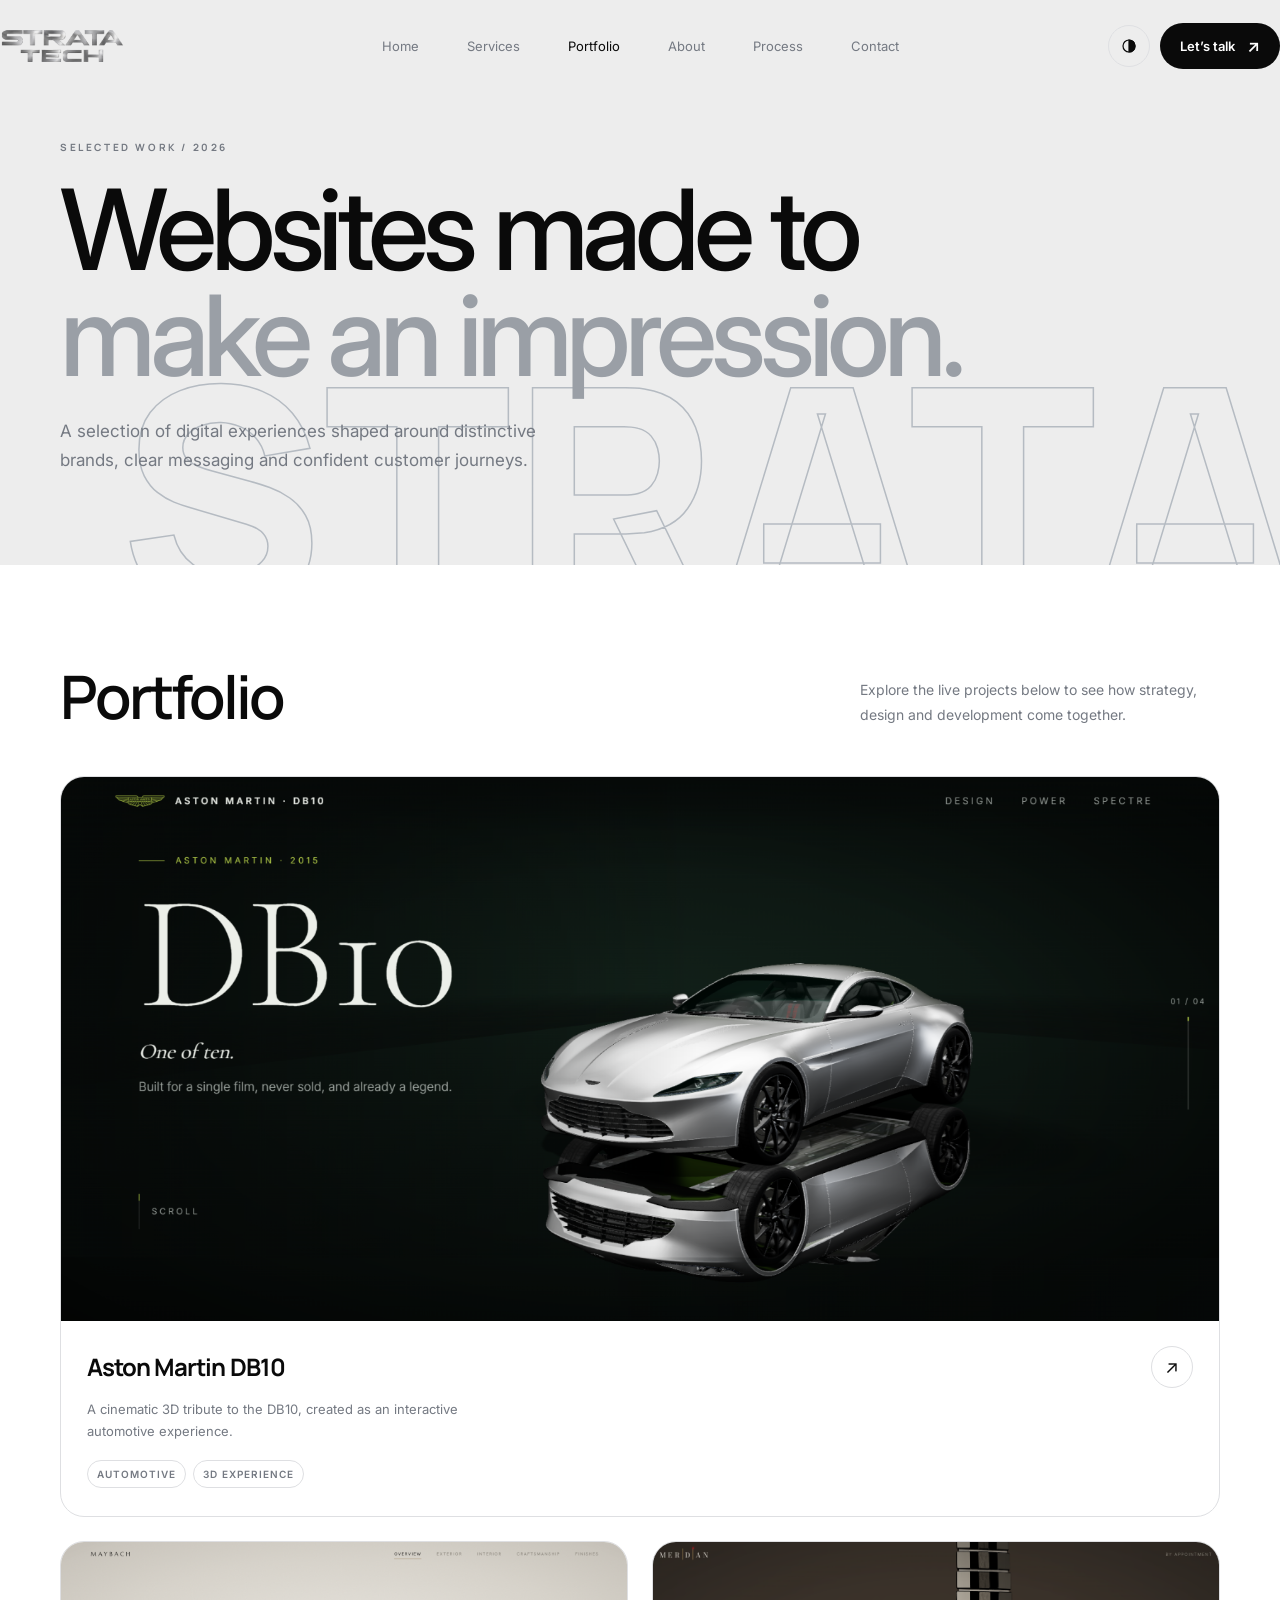
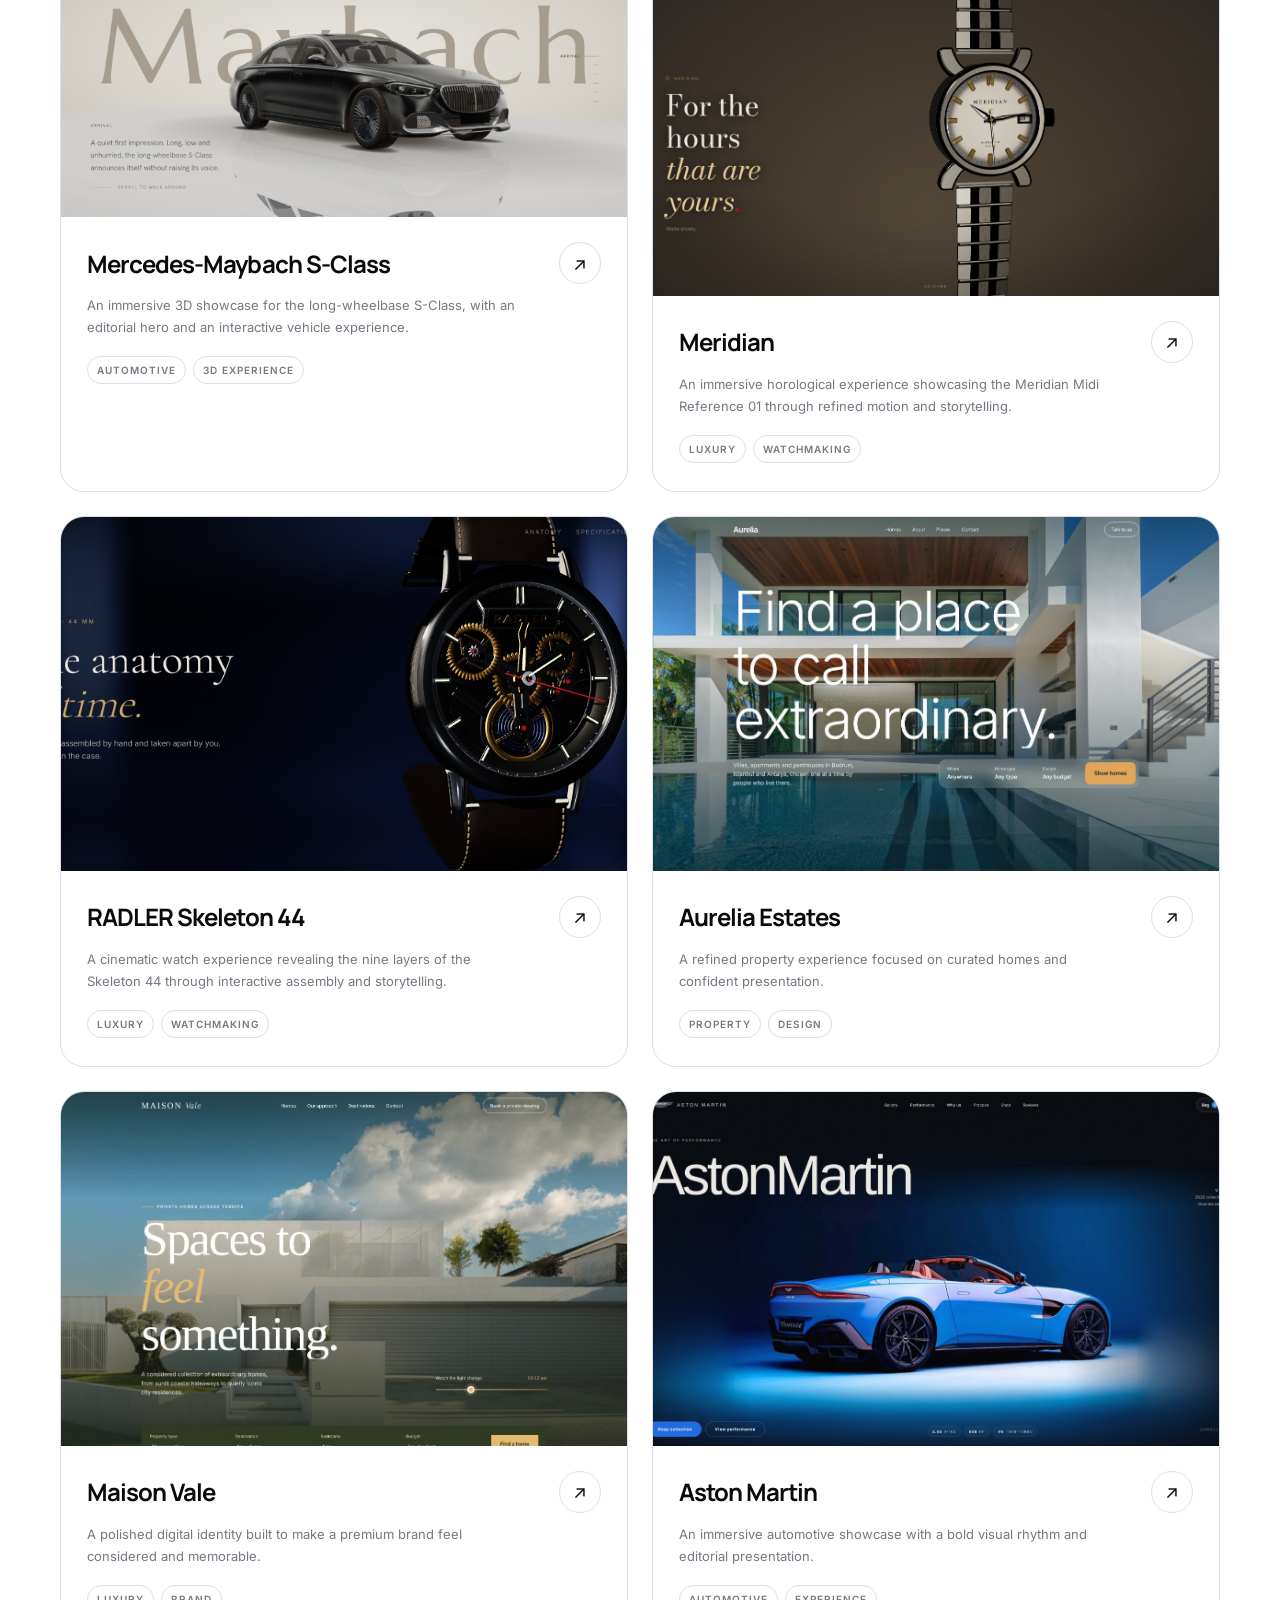
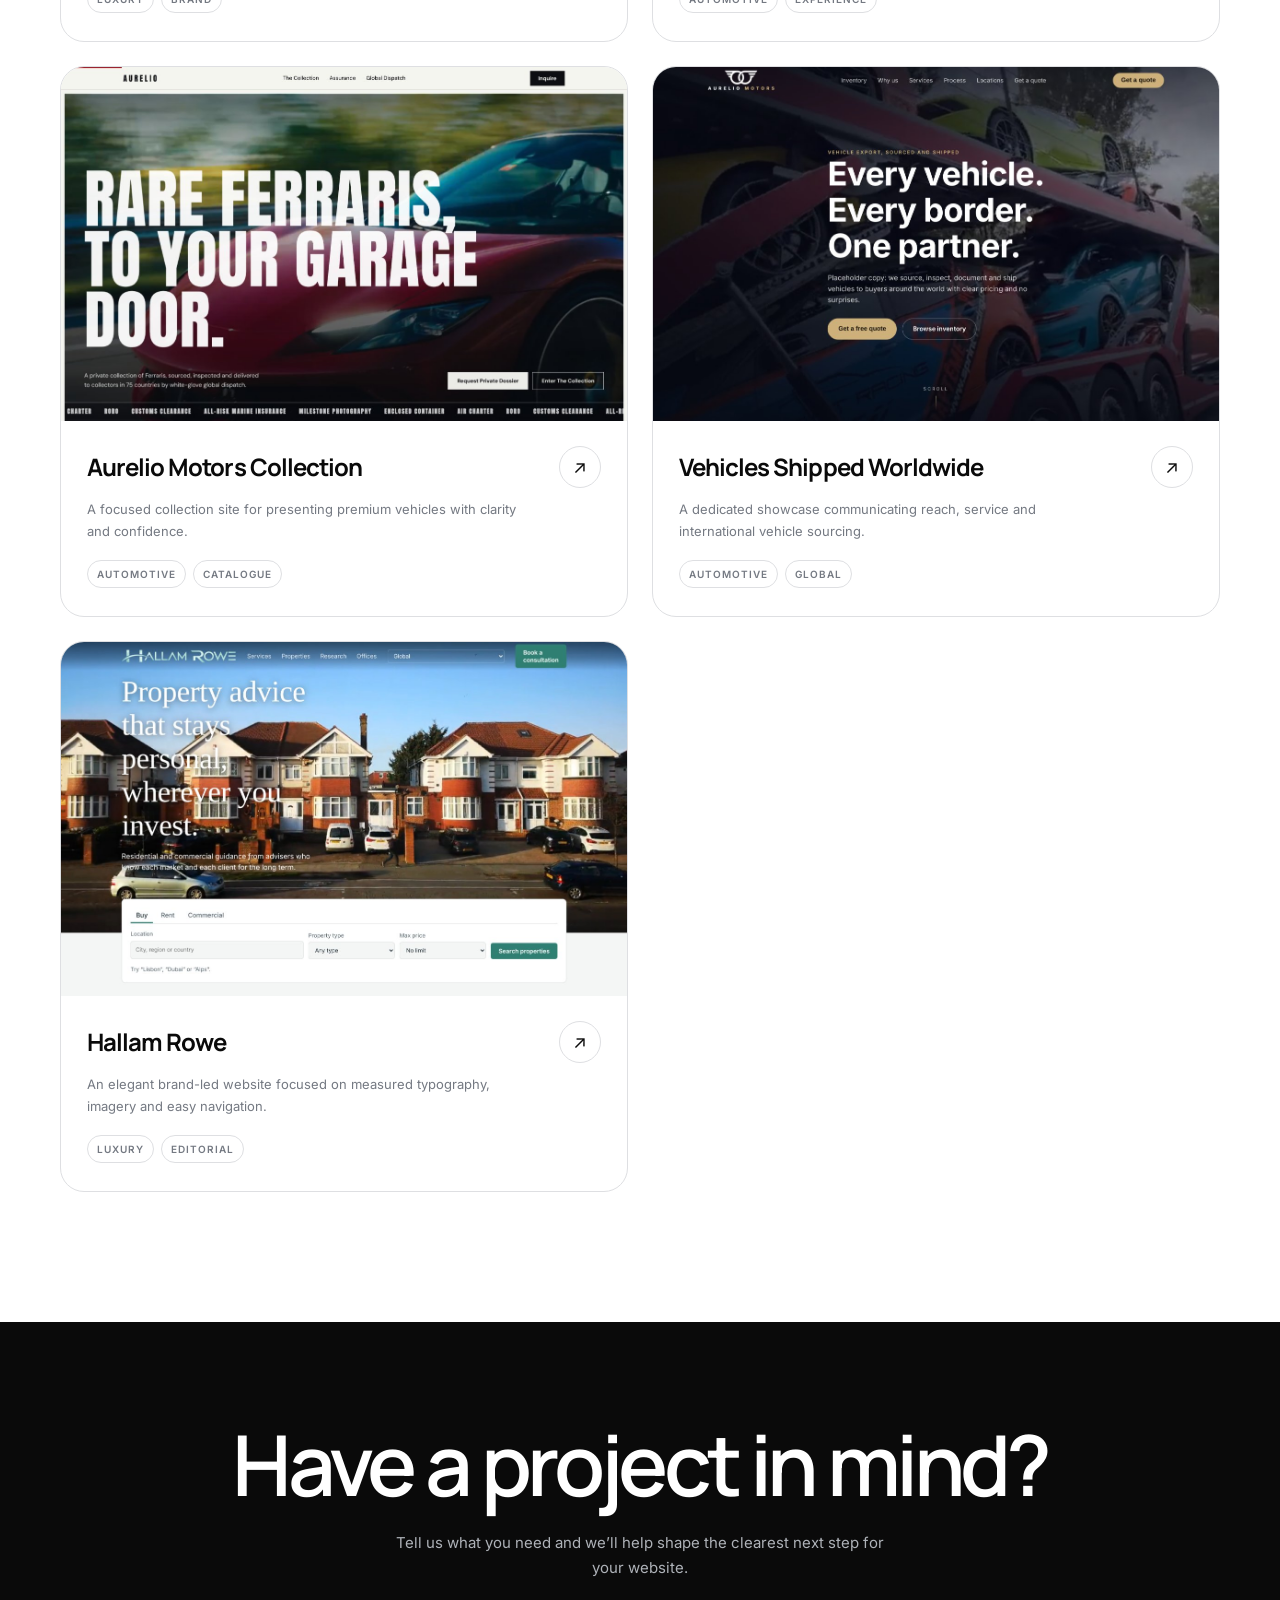
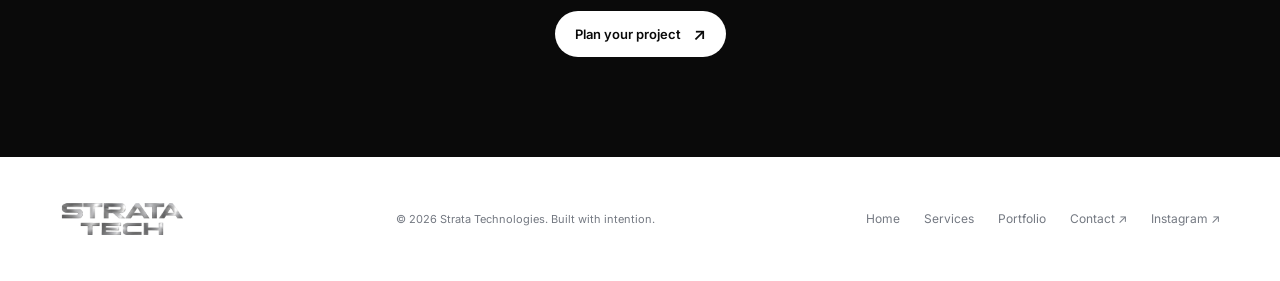
<file: portfolio.html>
<!doctype html>
<html lang="en"><head>
<meta charset="utf-8">
<meta name="viewport" content="width=device-width, initial-scale=1, viewport-fit=cover">
<meta name="theme-color" content="#ededed">
<meta name="description" content="Explore featured web projects by Strata Technologies, from immersive automotive and luxury experiences to distinctive brand and portfolio websites.">
<meta name="robots" content="index, follow">
<link rel="canonical" href="https://stratatechnologies.net/portfolio.html">
<link rel="icon" type="image/png" sizes="192x192" href="/icons/strata-icon-192.png">
<link rel="apple-touch-icon" sizes="180x180" href="/icons/strata-apple-touch-icon.png">
<link rel="manifest" href="manifest.json">
<title>Portfolio — Strata Technologies | Website Strategy, Design &amp; Development</title>
<meta property="og:title" content="Portfolio — Strata Technologies | Website Strategy, Design &amp; Development">
<meta property="og:description" content="Explore featured web projects by Strata Technologies, from immersive automotive and luxury experiences to distinctive brand and portfolio websites.">
<meta property="og:type" content="website">
<meta property="og:url" content="https://stratatechnologies.net/portfolio.html">
<link rel="preconnect" href="https://fonts.googleapis.com">
<link rel="preconnect" href="https://fonts.gstatic.com" crossorigin="">
<link href="https://fonts.googleapis.com/css2?family=Inter:wght@400;500;600&amp;family=Manrope:wght@400;500;600;700;800&amp;display=swap" rel="stylesheet">
<script>try{var savedTheme=localStorage.getItem('strata-theme');if(savedTheme)document.documentElement.setAttribute('data-theme',savedTheme)}catch(e){}</script>
<style>
:root{--bg:#fff;--bg2:#f5f5f4;--hero:#ededed;--ink:#0a0a0a;--muted:#747982;--line:#dedfe2;--card:#fff;--ease:cubic-bezier(.2,.75,.25,1);box-sizing:border-box;color-scheme:light}
@media(prefers-color-scheme:dark){:root:not([data-theme="light"]){--bg:#0d0e10;--bg2:#121316;--hero:#16171a;--ink:#f1f2f3;--muted:#8d929a;--line:#292b2f;--card:#16181b;color-scheme:dark}}
:root[data-theme="dark"]{--bg:#0d0e10;--bg2:#121316;--hero:#16171a;--ink:#f1f2f3;--muted:#8d929a;--line:#292b2f;--card:#16181b;color-scheme:dark}
*{box-sizing:border-box}html{scroll-behavior:smooth}body{margin:0;background:var(--bg);color:var(--ink);font-family:Inter,sans-serif;-webkit-font-smoothing:antialiased}a{color:inherit;text-decoration:none}.wrap{width:min(1160px,calc(100% - 48px));margin:auto}
header{position:fixed;inset:0 0 auto;width:100%;height:92px;z-index:10;display:flex;align-items:center;padding-top:env(safe-area-inset-top,0px);background:transparent;backdrop-filter:none;-webkit-backdrop-filter:none;border-bottom:0;transition:background .4s,height .4s,backdrop-filter .4s,opacity .45s var(--ease),transform .5s var(--ease);will-change:opacity,transform}header.s{height:68px;background:transparent;backdrop-filter:none;-webkit-backdrop-filter:none;border-bottom:0}header.h{transform:translateY(-100%);pointer-events:none}
.nav{width:100%;min-height:92px;display:flex;align-items:center;justify-content:space-between;gap:24px}.logo img{height:36px;display:block}.links{position:absolute;left:50%;transform:translateX(-50%);display:flex;gap:28px;font-size:13px}.links a{position:relative;display:inline-flex;align-items:center;padding:8px 10px;border-radius:100px;color:var(--muted);transition:background .3s var(--ease),color .3s var(--ease)}.links a[aria-current]{color:var(--ink)}.links a:hover{background:var(--ink);color:var(--bg)}.links a:after{content:"";position:absolute;left:0;right:0;bottom:-7px;height:1px;background:currentColor;transform:scaleX(0);transition:transform .3s var(--ease)}.links a:hover:after{transform:scaleX(0)}.nav-actions{display:flex;align-items:center;gap:10px}
.theme-toggle{width:42px;height:42px;border:1px solid var(--line);border-radius:50%;background:transparent;color:var(--ink);display:grid;place-items:center;cursor:pointer;transition:transform .5s var(--ease),border-color .3s}.theme-toggle:hover{transform:rotate(180deg);border-color:var(--ink)}.theme-toggle svg{width:18px;height:18px;stroke:currentColor;stroke-width:1.6;fill:none}
.btn{display:inline-flex;align-items:center;gap:12px;padding:13px 20px;border-radius:100px;background:var(--ink);color:var(--bg);font:600 13px Inter;transition:transform .3s var(--ease)}.btn:hover{transform:translateY(-2px)}.btn span{font-size:17px}
.hero{padding:140px 0 90px;background:var(--hero);overflow:hidden;position:relative}.hero .wrap{position:relative;z-index:2}.hero-watermark{position:absolute;right:-20px;bottom:-50px;z-index:1;pointer-events:none;white-space:nowrap;font:800 clamp(120px,24vw,340px)/.8 Manrope;color:transparent;-webkit-text-stroke:1.5px #b5bbc2;filter:drop-shadow(0 0 0 transparent);transition:-webkit-text-stroke-color .45s var(--ease),filter .45s var(--ease)}.hero-watermark.shine{-webkit-text-stroke-color:#7f8996;filter:drop-shadow(0 0 14px #929baacc)}.kicker{font:700 10px Manrope;letter-spacing:.26em;text-transform:uppercase;color:var(--muted);margin-bottom:22px}.hero h1{font:500 clamp(54px,9vw,112px)/.95 Inter;letter-spacing:-.055em;margin:0;max-width:950px}.hero h1 span{color:#9a9fa6}.hero p{font-size:17px;line-height:1.7;color:var(--muted);max-width:510px;margin:28px 0 0}
.portfolio{padding:100px 0 130px}.intro{display:flex;justify-content:space-between;align-items:end;gap:30px;margin-bottom:48px}.intro h2{font:600 clamp(34px,5vw,60px)/1.05 Manrope;letter-spacing:-.05em;margin:0}.intro p{max-width:360px;color:var(--muted);font-size:14px;line-height:1.8;margin:0}
.grid{display:grid;grid-template-columns:repeat(2,1fr);gap:24px}.project{display:block;border:1px solid var(--line);border-radius:24px;overflow:hidden;background:var(--card);transition:transform .45s var(--ease),box-shadow .45s}.project:hover{transform:translateY(-8px);box-shadow:0 28px 60px #11111118}.preview{aspect-ratio:16/10;background:linear-gradient(145deg,#e8e9eb,#f8f8f8);position:relative;overflow:hidden;display:grid;place-items:center}.preview img{width:100%;height:100%;object-fit:cover;display:block;transition:transform .7s var(--ease)}.project:hover .preview img{transform:scale(1.025)}.preview:has(.placeholder):before{content:"";position:absolute;width:70%;height:70%;border:1px solid #c9ccd1;border-radius:50%;box-shadow:0 0 0 44px #d8dadd,0 0 0 45px #bfc3c8}.placeholder{position:relative;text-align:center;color:#737980;z-index:1}.placeholder b{display:block;font:700 13px Manrope;letter-spacing:.16em;text-transform:uppercase;margin-bottom:7px}.placeholder span{font-size:11px}.project-body{padding:25px 26px 28px}.project-top{display:flex;justify-content:space-between;gap:20px;align-items:center}.project h3{font:700 24px Manrope;letter-spacing:-.04em;margin:0}.project p{font-size:13px;color:var(--muted);line-height:1.7;margin:10px 0 18px;max-width:430px}.meta{display:flex;justify-content:space-between;align-items:center;gap:16px}.tags{display:flex;gap:7px;flex-wrap:wrap}.tag{font:600 10px Inter;letter-spacing:.1em;text-transform:uppercase;padding:7px 9px;border:1px solid var(--line);border-radius:100px;color:var(--muted)}.arrow{width:42px;height:42px;border:1px solid var(--line);border-radius:50%;display:grid;place-items:center;font-size:18px;transition:background .3s,color .3s,transform .3s}.project:hover .arrow{background:var(--ink);color:var(--bg);transform:rotate(45deg)}
.cta{padding:100px 24px;background:var(--ink);color:var(--bg);text-align:center}.cta h2{font:600 clamp(40px,7vw,84px)/1 Manrope;letter-spacing:-.055em;margin:0 0 24px}.cta p{font-size:15px;color:#aeb2b8;line-height:1.7;margin:0 auto 30px;max-width:500px}.cta .btn{background:var(--bg);color:var(--ink)}
footer{padding:44px 0}.footer-row{display:flex;justify-content:space-between;align-items:center;gap:24px;flex-wrap:wrap}.copyright{color:var(--muted);font-size:11px}.footer-links{display:flex;gap:24px;font-size:12px;color:var(--muted)}
@media(prefers-color-scheme:dark){:root:not([data-theme="light"]) .logo img{filter:invert(1);mix-blend-mode:screen}:root:not([data-theme="light"]) .preview{background:linear-gradient(145deg,#202226,#111214)}:root:not([data-theme="light"]) .hero-watermark:not(.shine){-webkit-text-stroke-color:#454a52}}
:root[data-theme="dark"] .logo img{filter:invert(1);mix-blend-mode:screen}:root[data-theme="dark"] .preview{background:linear-gradient(145deg,#202226,#111214)}:root[data-theme="dark"] .hero-watermark:not(.shine){-webkit-text-stroke-color:#454a52}
@media(max-width:900px){header.h{transform:translateY(-200%)}}
@media(max-width:800px){header .wrap{width:100%}.nav{min-height:76px;padding:12px 24px;position:relative;gap:12px}.links{position:static;left:auto;right:auto;bottom:auto;transform:none;width:auto;flex:1;justify-content:center;gap:8px;overflow:visible;padding:0;white-space:nowrap}.links a{padding:8px 10px;border-radius:100px}.links a[aria-current]{background:var(--ink);color:var(--bg)}.links a:after{display:none}.grid{grid-template-columns:1fr}.intro{display:block}.intro p{margin-top:16px}.hero{padding-top:140px}}
@media(max-width:520px){.wrap{width:calc(100% - 32px)}.nav{min-height:116px;padding:10px 16px 52px}.links{position:absolute;left:16px;right:16px;bottom:9px;width:auto;flex:none;justify-content:center;gap:4px;overflow-x:auto;padding:4px 0;white-space:nowrap;scrollbar-width:none}.links::-webkit-scrollbar{display:none}.links a{padding:8px 10px}.hero{padding:140px 0 64px}.hero h1{font-size:clamp(48px,16vw,72px)}.portfolio{padding:70px 0 90px}.grid{gap:18px}.project-body{padding:22px}.project h3{font-size:21px}.footer-links{gap:16px}}
@media(prefers-reduced-motion:reduce){*{scroll-behavior:auto!important;transition-duration:.01ms!important}}
:focus-visible{outline:3px solid #6f7782;outline-offset:4px}
.preview.maybach-preview{aspect-ratio:1580/768}
.project.featured{grid-column:1/-1}.preview.db10-preview{aspect-ratio:1634/768}
.cur{position:fixed;left:0;top:0;width:12px;height:12px;border-radius:50%;background:#fff;mix-blend-mode:difference;pointer-events:none;z-index:120;transform:translate(-50%,-50%);transition:width .35s cubic-bezier(.34,1.56,.64,1),height .35s cubic-bezier(.34,1.56,.64,1),opacity .2s;opacity:0}.cur.m{opacity:1}.cur.big{width:74px;height:74px}.cur b{display:none}html.cc,html.cc *{cursor:none!important}@media(hover:none),(pointer:coarse){.cur{display:none!important}html.cc,html.cc *{cursor:auto!important}}</style>
</head>
<body>
<div class="cur" id="cur" aria-hidden="true"></div>
<header id="hd"><div class="wrap nav">
  <a class="logo" href="/" aria-label="Home"><img src="icons/strata-wordmark.png" alt="Strata Technologies"></a>
  <nav class="links" aria-label="Main navigation"><a href="/">Home</a><a href="/#services">Services</a><a href="/portfolio.html" aria-current="page">Portfolio</a><a href="/#about">About</a><a href="/#process">Process</a><a href="/#contact">Contact</a></nav>
  <div class="nav-actions"><button class="theme-toggle" id="theme-toggle" type="button" aria-label="Toggle light and dark theme"><svg viewBox="0 0 24 24"><circle cx="12" cy="12" r="8"></circle><path d="M12 4a8 8 0 0 1 0 16z" fill="currentColor"></path></svg></button><a class="btn" href="/#contact">Let’s talk <span>↗</span></a></div>
</div></header>
<main>
<section class="hero portfolio-hero"><div class="wrap">
  <div class="kicker">Selected work / 2026</div>
  <h1>Websites made to <span>make an impression.</span></h1>
  <p>A selection of digital experiences shaped around distinctive brands, clear messaging and confident customer journeys.</p>
</div><span class="hero-watermark" aria-hidden="true">STRATA</span></section>
<section class="portfolio"><div class="wrap">
  <div class="intro"><h2>Portfolio</h2><p>Explore the live projects below to see how strategy, design and development come together.</p></div>
  <div class="grid">
    <a class="project featured" href="https://stratatechnologies2-collab.github.io/aston-martin-db10/" target="_blank" rel="noopener">
      <div class="preview db10-preview"><img src="portfolio-images/aston-martin-db10.png" alt="Aston Martin DB10 website hero with the silver car in a dark studio" width="1634" height="768" loading="lazy"></div>
      <div class="project-body"><div class="project-top"><h3>Aston Martin DB10</h3><span class="arrow">↗</span></div><p>A cinematic 3D tribute to the DB10, created as an interactive automotive experience.</p><div class="meta"><div class="tags"><span class="tag">Automotive</span><span class="tag">3D Experience</span></div></div></div>
    </a>
    <a class="project" href="https://stratatechnologies2-collab.github.io/mercedes-maybach-long-wheelbase-s-class/" target="_blank" rel="noopener">
      <div class="preview maybach-preview"><img src="portfolio-images/mercedes-maybach-hero.png" alt="Mercedes-Maybach long-wheelbase S-Class website hero" width="1580" height="768" loading="lazy"></div>
      <div class="project-body"><div class="project-top"><h3>Mercedes-Maybach S-Class</h3><span class="arrow">↗</span></div><p>An immersive 3D showcase for the long-wheelbase S-Class, with an editorial hero and an interactive vehicle experience.</p><div class="meta"><div class="tags"><span class="tag">Automotive</span><span class="tag">3D Experience</span></div></div></div>
    </a>
    <a class="project" href="https://stratatechnologies2-collab.github.io/meridian-standalone/" target="_blank" rel="noopener">
      <div class="preview"><img src="portfolio-images/meridian.png" alt="Meridian watch website hero" width="1365" height="768" loading="lazy"></div>
      <div class="project-body"><div class="project-top"><h3>Meridian</h3><span class="arrow">↗</span></div><p>An immersive horological experience showcasing the Meridian Midi Reference 01 through refined motion and storytelling.</p><div class="meta"><div class="tags"><span class="tag">Luxury</span><span class="tag">Watchmaking</span></div></div></div>
    </a>
        <a class="project" href="https://stratatechnologies2-collab.github.io/radler-44/" target="_blank" rel="noopener">
      <div class="preview"><img src="portfolio-images/Screenshot%202026-11-28%20080335.png" alt="RADLER Skeleton 44 watch website hero" width="1600" height="900" loading="lazy"></div>
      <div class="project-body"><div class="project-top"><h3>RADLER Skeleton 44</h3><span class="arrow">↗</span></div><p>A cinematic watch experience revealing the nine layers of the Skeleton 44 through interactive assembly and storytelling.</p><div class="meta"><div class="tags"><span class="tag">Luxury</span><span class="tag">Watchmaking</span></div></div></div>
    </a>

    
    <a class="project" href="https://stratatechnologies2-collab.github.io/aurelia-estates/" target="_blank" rel="noopener">
      <div class="preview"><img src="portfolio-images/aurelia-estates.jpg" alt="Aurelia Estates website hero" width="1365" height="768" loading="lazy"></div>
      <div class="project-body"><div class="project-top"><h3>Aurelia Estates</h3><span class="arrow">↗</span></div><p>A refined property experience focused on curated homes and confident presentation.</p><div class="meta"><div class="tags"><span class="tag">Property</span><span class="tag">Design</span></div></div></div>
    </a>
    <a class="project" href="https://stratatechnologies2-collab.github.io/maison-vale/" target="_blank" rel="noopener">
      <div class="preview"><img src="portfolio-images/maison-vale.jpg" alt="Maison Vale website hero" width="1365" height="768" loading="lazy"></div>
      <div class="project-body"><div class="project-top"><h3>Maison Vale</h3><span class="arrow">↗</span></div><p>A polished digital identity built to make a premium brand feel considered and memorable.</p><div class="meta"><div class="tags"><span class="tag">Luxury</span><span class="tag">Brand</span></div></div></div>
    </a>
    <a class="project" href="https://stratatechnologies2-collab.github.io/aston-martin/" target="_blank" rel="noopener">
      <div class="preview"><img src="portfolio-images/aston-martin.jpg" alt="Aston Martin website hero" width="1365" height="768" loading="lazy"></div>
      <div class="project-body"><div class="project-top"><h3>Aston Martin</h3><span class="arrow">↗</span></div><p>An immersive automotive showcase with a bold visual rhythm and editorial presentation.</p><div class="meta"><div class="tags"><span class="tag">Automotive</span><span class="tag">Experience</span></div></div></div>
    </a>
    <a class="project" href="https://stratatechnologies2-collab.github.io/aurelio-motors-collection/" target="_blank" rel="noopener">
      <div class="preview"><img src="portfolio-images/aurelio-motors-collection.jpg" alt="Aurelio Motors Collection website hero" width="1238" height="768" loading="lazy"></div>
      <div class="project-body"><div class="project-top"><h3>Aurelio Motors Collection</h3><span class="arrow">↗</span></div><p>A focused collection site for presenting premium vehicles with clarity and confidence.</p><div class="meta"><div class="tags"><span class="tag">Automotive</span><span class="tag">Catalogue</span></div></div></div>
    </a>
    <a class="project" href="https://stratatechnologies2-collab.github.io/aurelio-motors-vehicles-shipped-worldwide/" target="_blank" rel="noopener">
      <div class="preview"><img src="portfolio-images/aurelio-vehicles-worldwide.jpg" alt="Aurelio Motors worldwide vehicle shipping website hero" width="1229" height="768" loading="lazy"></div>
      <div class="project-body"><div class="project-top"><h3>Vehicles Shipped Worldwide</h3><span class="arrow">↗</span></div><p>A dedicated showcase communicating reach, service and international vehicle sourcing.</p><div class="meta"><div class="tags"><span class="tag">Automotive</span><span class="tag">Global</span></div></div></div>
    </a>
    
    <a class="project" href="https://stratatechnologies2-collab.github.io/hallam-rowe/" target="_blank" rel="noopener">
      <div class="preview"><img src="portfolio-images/hallam-rowe.jpg" alt="Hallam Rowe website hero" width="1229" height="768" loading="lazy"></div>
      <div class="project-body"><div class="project-top"><h3>Hallam Rowe</h3><span class="arrow">↗</span></div><p>An elegant brand-led website focused on measured typography, imagery and easy navigation.</p><div class="meta"><div class="tags"><span class="tag">Luxury</span><span class="tag">Editorial</span></div></div></div>
    </a>
  </div>
</div></section>
<section class="cta"><h2>Have a project in mind?</h2><p>Tell us what you need and we’ll help shape the clearest next step for your website.</p><a class="btn" href="/#contact">Plan your project <span>↗</span></a></section>
</main>
<footer><div class="wrap footer-row"><a class="logo" href="/"><img src="icons/strata-wordmark.png" alt="Strata Technologies"></a><span class="copyright">© <span id="year"></span> Strata Technologies. Built with intention.</span><nav class="footer-links"><a href="/">Home</a><a href="/#services">Services</a><a href="/portfolio.html">Portfolio</a><a href="/#contact">Contact ↗</a><a href="https://www.instagram.com/_stratatechnologies/" target="_blank" rel="noopener noreferrer" aria-label="Strata Technologies on Instagram">Instagram ↗</a></nav></div></footer>
<script>
var root=document.documentElement,toggle=document.getElementById('theme-toggle');
function isDark(){var theme=root.getAttribute('data-theme');return theme?theme==='dark':matchMedia('(prefers-color-scheme:dark)').matches}
toggle.setAttribute('aria-pressed',isDark());
toggle.addEventListener('click',function(){var next=isDark()?'light':'dark';root.setAttribute('data-theme',next);toggle.setAttribute('aria-pressed',next==='dark');try{localStorage.setItem('strata-theme',next)}catch(e){}});
var hd=document.querySelector('#hd'),lastScroll=scrollY;
function onPortfolioScroll(){var y=scrollY;hd.classList.toggle('s',y>40);hd.classList.toggle('h',y>lastScroll&&y>500);lastScroll=y}
addEventListener('scroll',onPortfolioScroll,{passive:true});onPortfolioScroll();
document.getElementById('year').textContent=new Date().getFullYear();
var portfolioHero=document.querySelector('.portfolio-hero'),watermark=document.querySelector('.hero-watermark');
portfolioHero.addEventListener('pointermove',function(e){var r=watermark.getBoundingClientRect();watermark.classList.toggle('shine',e.clientX>=r.left&&e.clientX<=r.right&&e.clientY>=r.top&&e.clientY<=r.bottom)});
portfolioHero.addEventListener('pointerleave',function(){watermark.classList.remove('shine')});
var fine=matchMedia('(hover:hover) and (pointer:fine)').matches,rm=matchMedia('(prefers-reduced-motion:reduce)').matches,cur=document.getElementById('cur'),cx=0,cy=0,px=0,py=0;
if(fine&&!rm){document.documentElement.classList.add('cc');addEventListener('mousemove',function(e){px=e.clientX;py=e.clientY;if(!cur.classList.contains('m')){cx=px;cy=py;cur.classList.add('m')}},{passive:true});function moveCursor(){cx+=(px-cx)*.4;cy+=(py-cy)*.4;cur.style.transform='translate('+cx+'px,'+cy+'px) translate(-50%,-50%)';requestAnimationFrame(moveCursor)}requestAnimationFrame(moveCursor);document.querySelectorAll('a,.project,.theme-toggle,.nav-actions .btn').forEach(function(el){el.addEventListener('mouseenter',function(){cur.classList.add('big')});el.addEventListener('mouseleave',function(){cur.classList.remove('big')})})}
</script>


</body></html>
</file>
